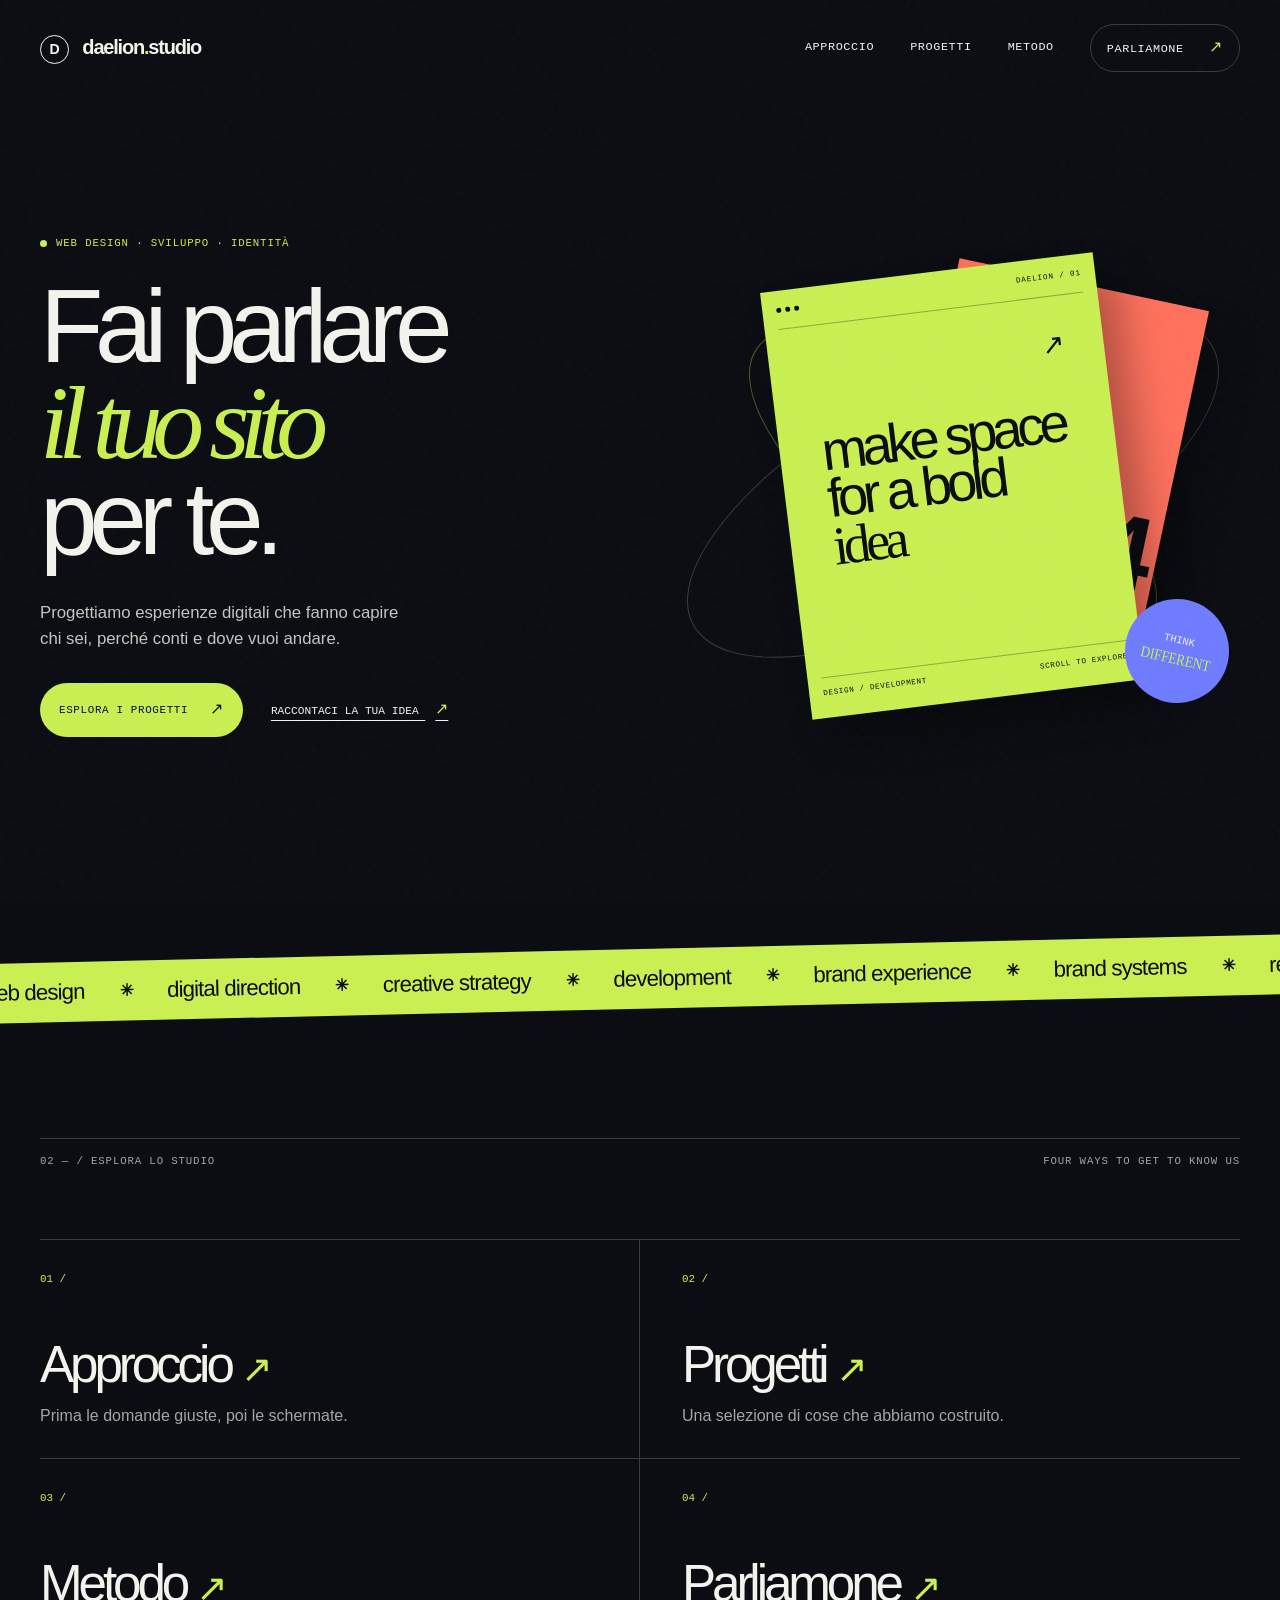
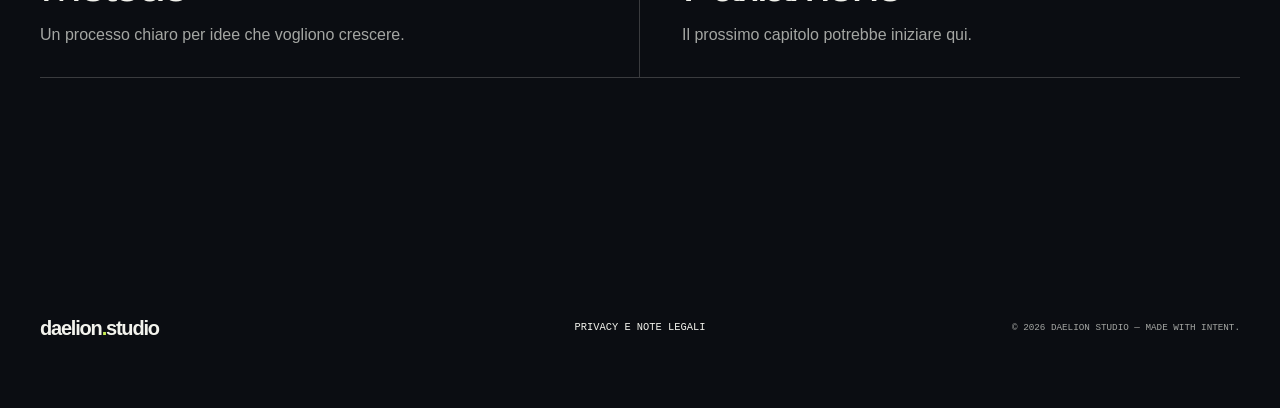
<file: index.html>
<!doctype html>
<html lang="it">
  <head>
    <meta charset="UTF-8" />
    <meta name="viewport" content="width=device-width, initial-scale=1.0" />
    <meta
      name="description"
      content="Daelion Studio progetta siti web distintivi per imprese ambiziose."
    />
    <title>Daelion Studio — Siti web con carattere</title>
    <link rel="icon" type="image/svg+xml" href="favicon.svg" />
    <link rel="stylesheet" href="styles.css" />
  </head>
  <body>
    <div class="noise" aria-hidden="true"></div>
    <header class="site-header">
      <a
        class="brand"
        href="index.html"
        aria-label="Daelion Studio, torna all'inizio"
      >
        <span class="brand-mark">D</span>
        <span>daelion<span class="brand-dot">.</span>studio</span>
      </a>
      <button class="menu-toggle" aria-label="Apri menu" aria-expanded="false">
        <span></span><span></span>
      </button>
      <nav class="main-nav" aria-label="Navigazione principale">
        <a href="approccio.html">Approccio</a>
        <a href="progetti.html">Progetti</a>
        <a href="metodo.html">Metodo</a>
        <a class="nav-cta" href="parliamone.html">
          Parliamone <span>↗</span>
        </a>
      </nav>
    </header>
    <main id="top">
      <section class="hero section-shell">
        <div class="hero-copy">
          <p class="eyebrow">
            <span class="eyebrow-dot"></span> Web design · sviluppo · identità
          </p>
          <h1>Fai parlare<br /><em>il tuo sito</em><br />per te.</h1>
          <p class="hero-intro">
            Progettiamo esperienze digitali che fanno capire chi sei, perché
            conti e dove vuoi andare.
          </p>
          <div class="hero-actions">
            <a class="button button-primary" href="progetti.html">
              Esplora i progetti <span>↗</span>
            </a>
            <a class="text-link" href="parliamone.html">
              Raccontaci la tua idea <span>↗</span>
            </a>
          </div>
        </div>
        <div
          class="hero-art"
          aria-label="Composizione astratta con anteprima di un sito web"
          role="img"
        >
          <div class="orbit orbit-one"></div>
          <div class="orbit orbit-two"></div>
          <div class="hero-card hero-card-back">
            <span>studio<br />in progress</span><b>24</b>
          </div>
          <div class="hero-card hero-card-front">
            <div class="mini-browser">
              <span></span><span></span><span></span><i>daelion / 01</i>
            </div>
            <div class="hero-card-body">
              <p>make space<br />for a bold<br /><strong>idea</strong></p>
              <span class="mini-arrow">↗</span>
            </div>
            <div class="mini-footer">
              <span>design / development</span><span>scroll to explore</span>
            </div>
          </div>
          <div class="hero-sticker"><span>think</span><b>different</b></div>
        </div>
        <div class="hero-meta">
          <!-- <span>01 — / introduction</span> -->
          <!-- <span>scroll to explore <b>↓</b></span> -->
        </div>
      </section>
      <div class="ticker" aria-label="I nostri ambiti di lavoro">
        <div class="ticker-track">
          <span>web design</span>
          <b>✳</b>
          <span>digital direction</span>
          <b>✳</b>
          <span>creative strategy</span>
          <b>✳</b>
          <span>development</span>
          <b>✳</b>
          <span>brand experience</span>
          <b>✳</b>
          <span>brand systems</span>
          <b>✳</b>
          <span>responsive experience</span>
          <b>✳</b>
          <span>web design</span>
          <b>✳</b>
          <span>digital direction</span>
          <b>✳</b>
          <span>digital craft</span>
          <b>✳</b>
          <span>creative strategy</span>
          <b>✳</b>
          <span>development</span>
          <b>✳</b>
          <span>brand experience</span>
          <b>✳</b>
        </div>
      </div>
      <section class="home-links section-shell">
        <div class="section-label">
          <span>02 — / esplora lo studio</span>
          <span>four ways to get to know us</span>
        </div>
        <div class="home-links-grid">
          <a class="home-link-card" href="approccio.html">
            <span>01 /</span>
            <h2>Approccio <em>↗</em></h2>
            <p>Prima le domande giuste, poi le schermate.</p>
          </a>
          <a class="home-link-card" href="progetti.html">
            <span>02 /</span>
            <h2>Progetti <em>↗</em></h2>
            <p>Una selezione di cose che abbiamo costruito.</p>
          </a>
          <a class="home-link-card" href="metodo.html">
            <span>03 /</span>
            <h2>Metodo <em>↗</em></h2>
            <p>Un processo chiaro per idee che vogliono crescere.</p>
          </a>
          <a class="home-link-card" href="parliamone.html">
            <span>04 /</span>
            <h2>Parliamone <em>↗</em></h2>
            <p>Il prossimo capitolo potrebbe iniziare qui.</p>
          </a>
        </div>
      </section>
    </main>
    <footer class="site-footer section-shell">
      <div class="footer-brand">
        daelion<span class="brand-dot">.</span>studio
      </div>
      <div class="footer-links">
        <a href="privacy.html" data-privacy-link>Privacy e note legali</a>
      </div>
      <p>© 2026 Daelion Studio — Made with intent.</p>
    </footer>
    <script src="script.js"></script>
  </body>
</html>
</file>
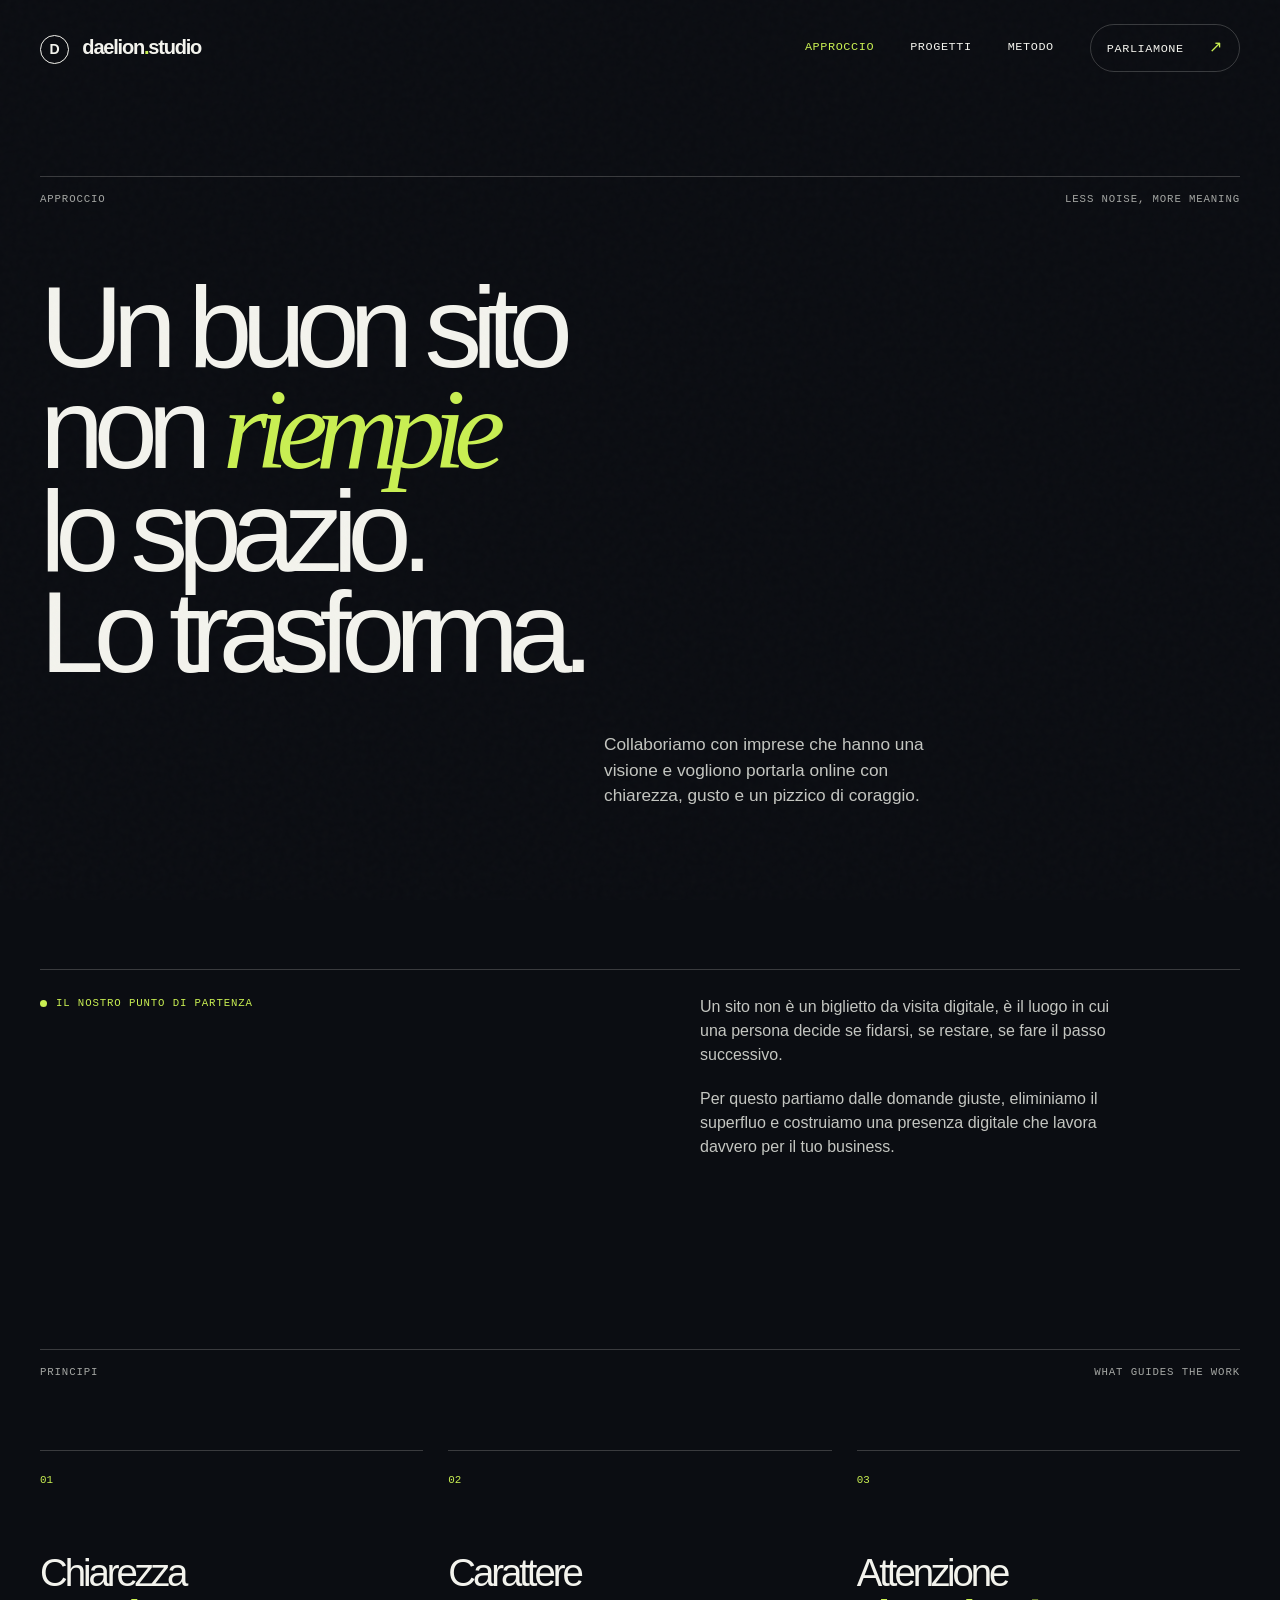
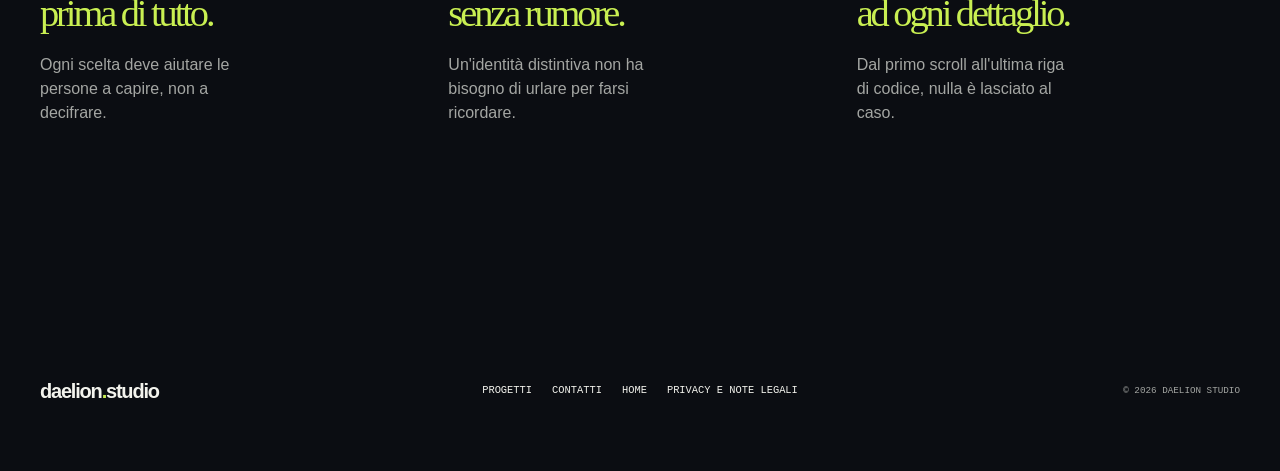
<file: approccio.html>
<!doctype html>
<html lang="it">
  <head>
    <meta charset="UTF-8" />
    <meta name="viewport" content="width=device-width, initial-scale=1.0" />
    <meta name="description" content="L'approccio di Daelion Studio." />
    <title>Approccio — Daelion Studio</title>
    <link rel="icon" href="favicon.svg" />
    <link rel="stylesheet" href="styles.css" />
  </head>
  <body>
    <div class="noise" aria-hidden="true"></div>
    <header class="site-header">
      <a class="brand" href="index.html" aria-label="Daelion Studio">
        <span class="brand-mark">D</span>
        <span>daelion<span class="brand-dot">.</span>studio</span>
      </a>
      <button class="menu-toggle" aria-label="Apri menu" aria-expanded="false">
        <span></span><span></span>
      </button>
      <nav class="main-nav">
        <a class="active-link" href="approccio.html">Approccio</a>
        <a href="progetti.html">Progetti</a>
        <a href="metodo.html">Metodo</a>
        <a class="nav-cta" href="parliamone.html">
          Parliamone <span>↗</span>
        </a>
      </nav>
    </header>
    <main class="inner-page">
      <section class="page-hero section-shell">
        <div class="section-label">
          Approccio</span><span>less noise, more meaning</span>
        </div>
        <h1>
          Un buon sito<br />non <em>riempie</em><br />lo spazio.<br />Lo
          trasforma.
        </h1>
        <p class="page-lead">
          Collaboriamo con imprese che hanno una visione e vogliono portarla
          online con chiarezza, gusto e un pizzico di coraggio.
        </p>
      </section>
      <section class="split-content section-shell">
        <div>
          <p class="eyebrow">
            <span class="eyebrow-dot"></span> Il nostro punto di partenza
          </p>
        </div>
        <div>
          <p>
            Un sito non è un biglietto da visita digitale, è il luogo in cui una
            persona decide se fidarsi, se restare, se fare il passo successivo.
          </p>
          <p>
            Per questo partiamo dalle domande giuste, eliminiamo il superfluo e
            costruiamo una presenza digitale che lavora davvero per il tuo
            business.
          </p>
        </div>
      </section>
      <section class="principles section-shell">
        <div class="section-label">
          Principi<span>what guides the work</span>
        </div>
        <div class="principles-grid">
          <article>
            <span>01</span>
            <h2>Chiarezza<br /><em>prima di tutto.</em></h2>
            <p>
              Ogni scelta deve aiutare le persone a capire, non a decifrare.
            </p>
          </article>
          <article>
            <span>02</span>
            <h2>Carattere<br /><em>senza rumore.</em></h2>
            <p>
              Un'identità distintiva non ha bisogno di urlare per farsi
              ricordare.
            </p>
          </article>
          <article>
            <span>03</span>
            <h2>Attenzione<br /><em>ad ogni dettaglio.</em></h2>
            <p>
              Dal primo scroll all'ultima riga di codice, nulla è lasciato al
              caso.
            </p>
          </article>
        </div>
      </section>
    </main>
    <footer class="site-footer section-shell">
      <div class="footer-brand">
        daelion<span class="brand-dot">.</span>studio
      </div>
      <div class="footer-links">
        <a href="progetti.html">Progetti</a>
        <a href="parliamone.html">Contatti</a>
        <a href="index.html">Home</a>
      </div>
      <p>© 2026 Daelion Studio</p>
    </footer>
    <script src="script.js"></script>
  </body>
</html>
</file>
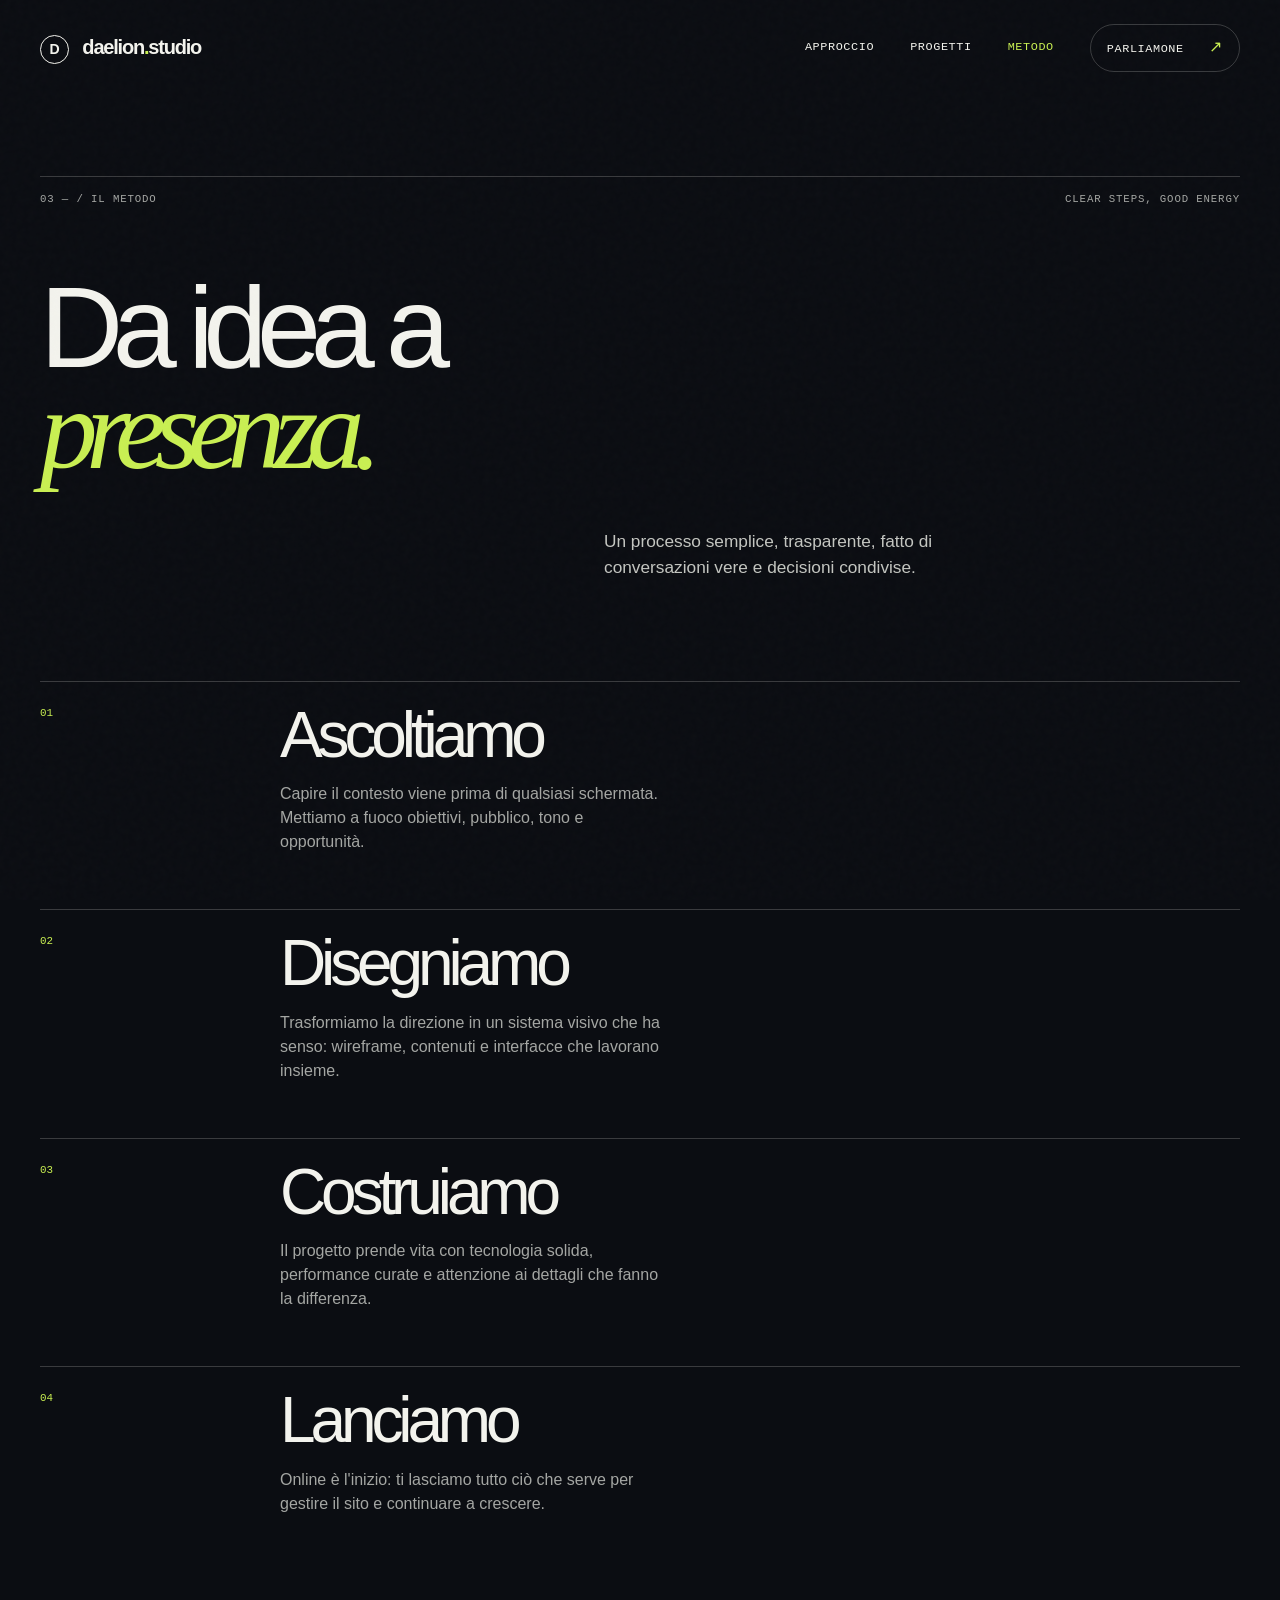
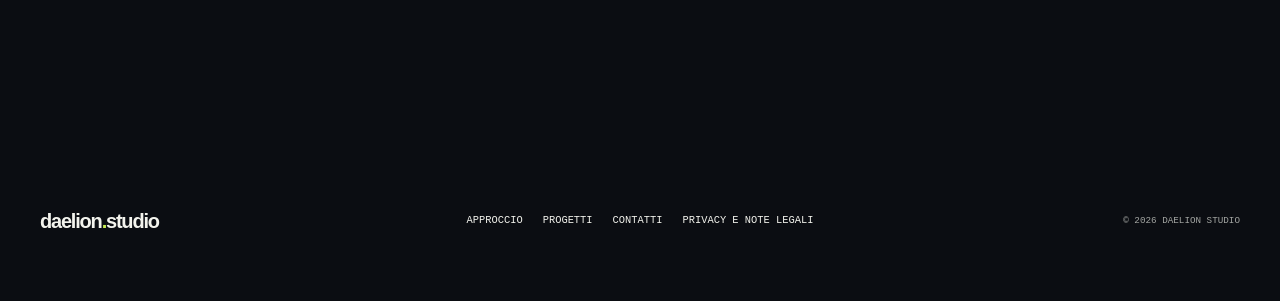
<file: metodo.html>
<!doctype html>
<html lang="it">
  <head>
    <meta charset="UTF-8" />
    <meta name="viewport" content="width=device-width, initial-scale=1.0" />
    <meta name="description" content="Il metodo di lavoro di Daelion Studio." />
    <title>Metodo — Daelion Studio</title>
    <link rel="icon" href="favicon.svg" />
    <link rel="stylesheet" href="styles.css" />
  </head>
  <body>
    <div class="noise" aria-hidden="true"></div>
    <header class="site-header">
      <a class="brand" href="index.html">
        <span class="brand-mark">D</span>
        <span>daelion<span class="brand-dot">.</span>studio</span>
      </a>
      <button class="menu-toggle" aria-label="Apri menu" aria-expanded="false">
        <span></span><span></span>
      </button>
      <nav class="main-nav">
        <a href="approccio.html">Approccio</a>
        <a href="progetti.html">Progetti</a>
        <a class="active-link" href="metodo.html">Metodo</a>
        <a class="nav-cta" href="parliamone.html">
          Parliamone <span>↗</span>
        </a>
      </nav>
    </header>
    <main class="inner-page">
      <section class="page-hero compact section-shell">
        <div class="section-label">
          <span>03 — / il metodo</span><span>clear steps, good energy</span>
        </div>
        <h1>Da idea a<br /><em>presenza.</em></h1>
        <p class="page-lead">
          Un processo semplice, trasparente, fatto di conversazioni vere e
          decisioni condivise.
        </p>
      </section>
      <section class="process-detail section-shell">
        <div class="step-detail">
          <span>01</span>
          <div>
            <h2>Ascoltiamo</h2>
            <p>
              Capire il contesto viene prima di qualsiasi schermata. Mettiamo a
              fuoco obiettivi, pubblico, tono e opportunità.
            </p>
          </div>
        </div>
        <div class="step-detail">
          <span>02</span>
          <div>
            <h2>Disegniamo</h2>
            <p>
              Trasformiamo la direzione in un sistema visivo che ha senso:
              wireframe, contenuti e interfacce che lavorano insieme.
            </p>
          </div>
        </div>
        <div class="step-detail">
          <span>03</span>
          <div>
            <h2>Costruiamo</h2>
            <p>
              Il progetto prende vita con tecnologia solida, performance curate
              e attenzione ai dettagli che fanno la differenza.
            </p>
          </div>
        </div>
        <div class="step-detail">
          <span>04</span>
          <div>
            <h2>Lanciamo</h2>
            <p>
              Online è l'inizio: ti lasciamo tutto ciò che serve per gestire il
              sito e continuare a crescere.
            </p>
          </div>
        </div>
      </section>
    </main>
    <footer class="site-footer section-shell">
      <div class="footer-brand">
        daelion<span class="brand-dot">.</span>studio
      </div>
      <div class="footer-links">
        <a href="approccio.html">Approccio</a>
        <a href="progetti.html">Progetti</a>
        <a href="parliamone.html">Contatti</a>
      </div>
      <p>© 2026 Daelion Studio</p>
    </footer>
    <script src="script.js"></script>
  </body>
</html>
</file>
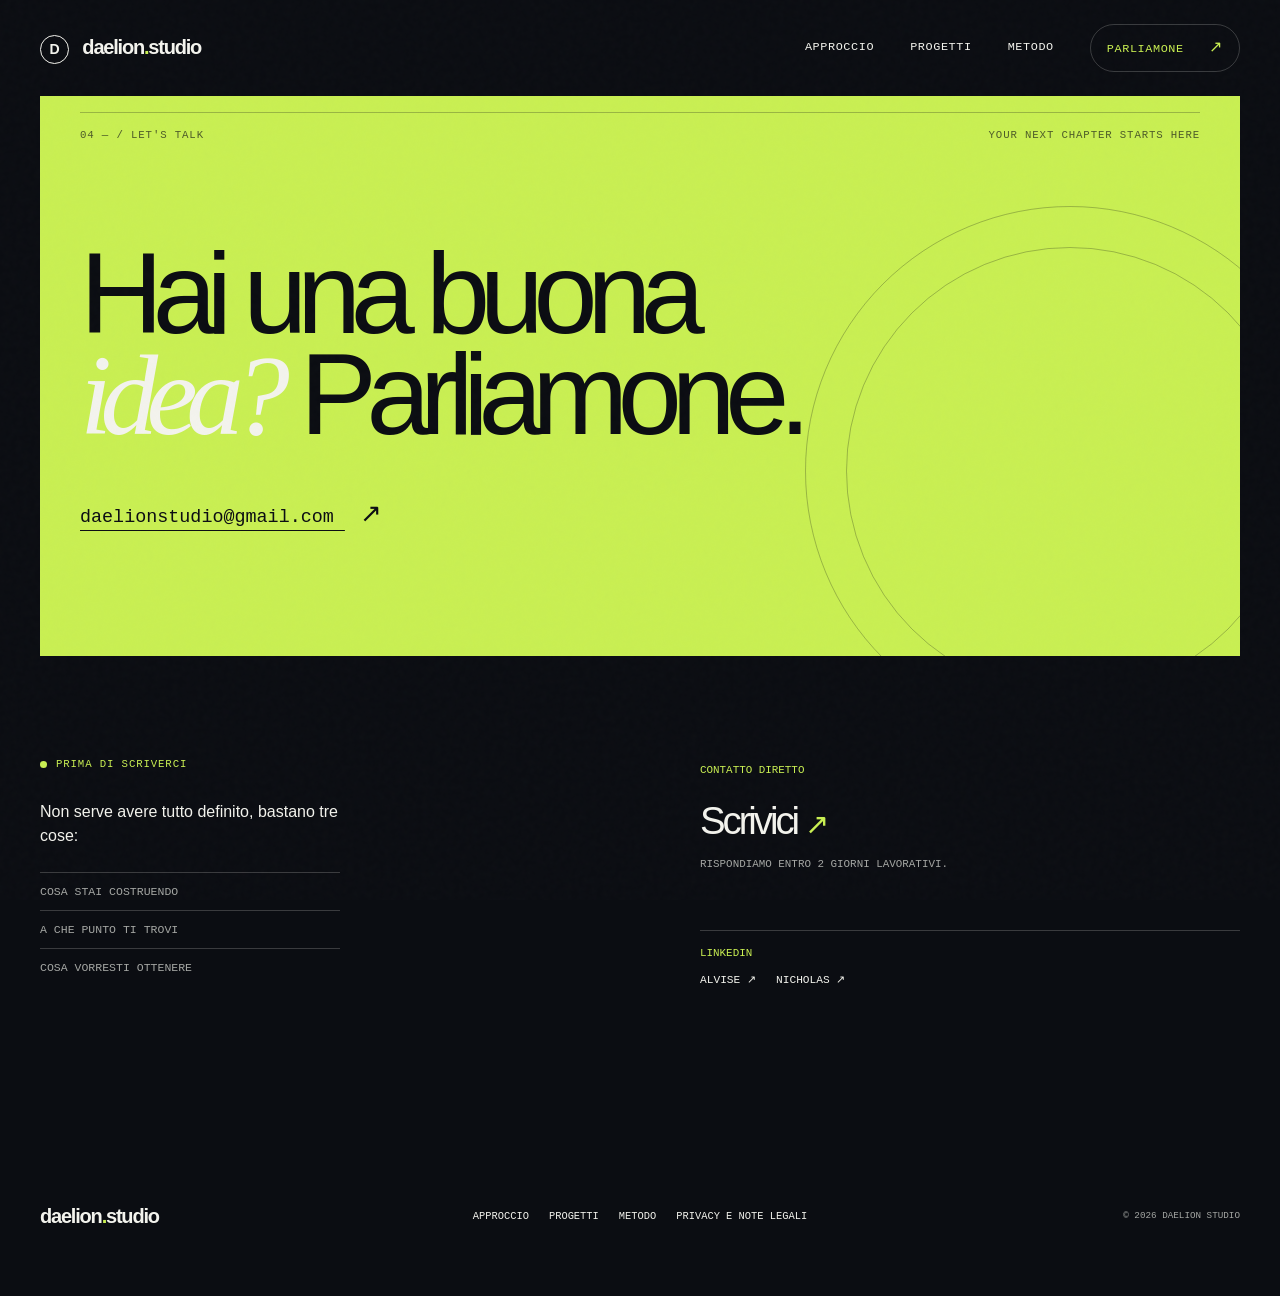
<file: parliamone.html>
<!doctype html>
<html lang="it">
  <head>
    <meta charset="UTF-8" />
    <meta name="viewport" content="width=device-width, initial-scale=1.0" />
    <meta
      name="description"
      content="Contatta Daelion Studio per il tuo prossimo progetto web."
    />
    <title>Parliamone — Daelion Studio</title>
    <link rel="icon" href="favicon.svg" />
    <link rel="stylesheet" href="styles.css" />
  </head>
  <body>
    <div class="noise" aria-hidden="true"></div>
    <header class="site-header">
      <a class="brand" href="index.html">
        <span class="brand-mark">D</span>
        <span>daelion<span class="brand-dot">.</span>studio</span>
      </a>
      <button class="menu-toggle" aria-label="Apri menu" aria-expanded="false">
        <span></span><span></span>
      </button>
      <nav class="main-nav">
        <a href="approccio.html">Approccio</a>
        <a href="progetti.html">Progetti</a>
        <a href="metodo.html">Metodo</a>
        <a class="nav-cta active-link" href="parliamone.html">
          Parliamone <span>↗</span>
        </a>
      </nav>
    </header>
    <main class="inner-page contact-page">
      <section class="contact section-shell">
        <div class="contact-shape"></div>
        <div class="section-label">
          <span>04 — / let's talk</span>
          <span>your next chapter starts here</span>
        </div>
        <div class="contact-content">
          <h1>Hai una buona<br /><em>idea?</em> Parliamone.</h1>
          <a class="contact-email" href="mailto:daelionstudio@gmail.com">
            daelionstudio@gmail.com <span>↗</span>
          </a>
        </div>
      </section>
      <section class="contact-extra section-shell">
        <div>
          <p class="eyebrow">
            <span class="eyebrow-dot"></span> Prima di scriverci
          </p>
          <p>Non serve avere tutto definito, bastano tre cose:</p>
          <ul class="contact-brief">
            <li>Cosa stai costruendo</li>
            <li>A che punto ti trovi</li>
            <li>Cosa vorresti ottenere</li>
          </ul>
        </div>
        <div>
          <span class="contact-label">Contatto diretto</span>
          <a class="big-link" href="mailto:daelionstudio@gmail.com">
            Scrivici <span>↗</span>
          </a>
          <p class="contact-note">Rispondiamo entro 2 giorni lavorativi.</p>
          <div class="contact-socials">
            <span class="contact-label">LinkedIn</span>
            <a href="https://www.linkedin.com/in/alvise-garberino" target="_blank" rel="noopener noreferrer">Alvise ↗</a>
            <a href="https://www.linkedin.com/in/nicholas-darisi-b0581b3ab" target="_blank" rel="noopener noreferrer">Nicholas ↗</a>
          </div>
        </div>
      </section>
    </main>
    <footer class="site-footer section-shell">
      <div class="footer-brand">
        daelion<span class="brand-dot">.</span>studio
      </div>
      <div class="footer-links">
        <a href="approccio.html">Approccio</a>
        <a href="progetti.html">Progetti</a>
        <a href="metodo.html">Metodo</a>
      </div>
      <p>© 2026 Daelion Studio</p>
    </footer>
    <script src="script.js"></script>
  </body>
</html>
</file>
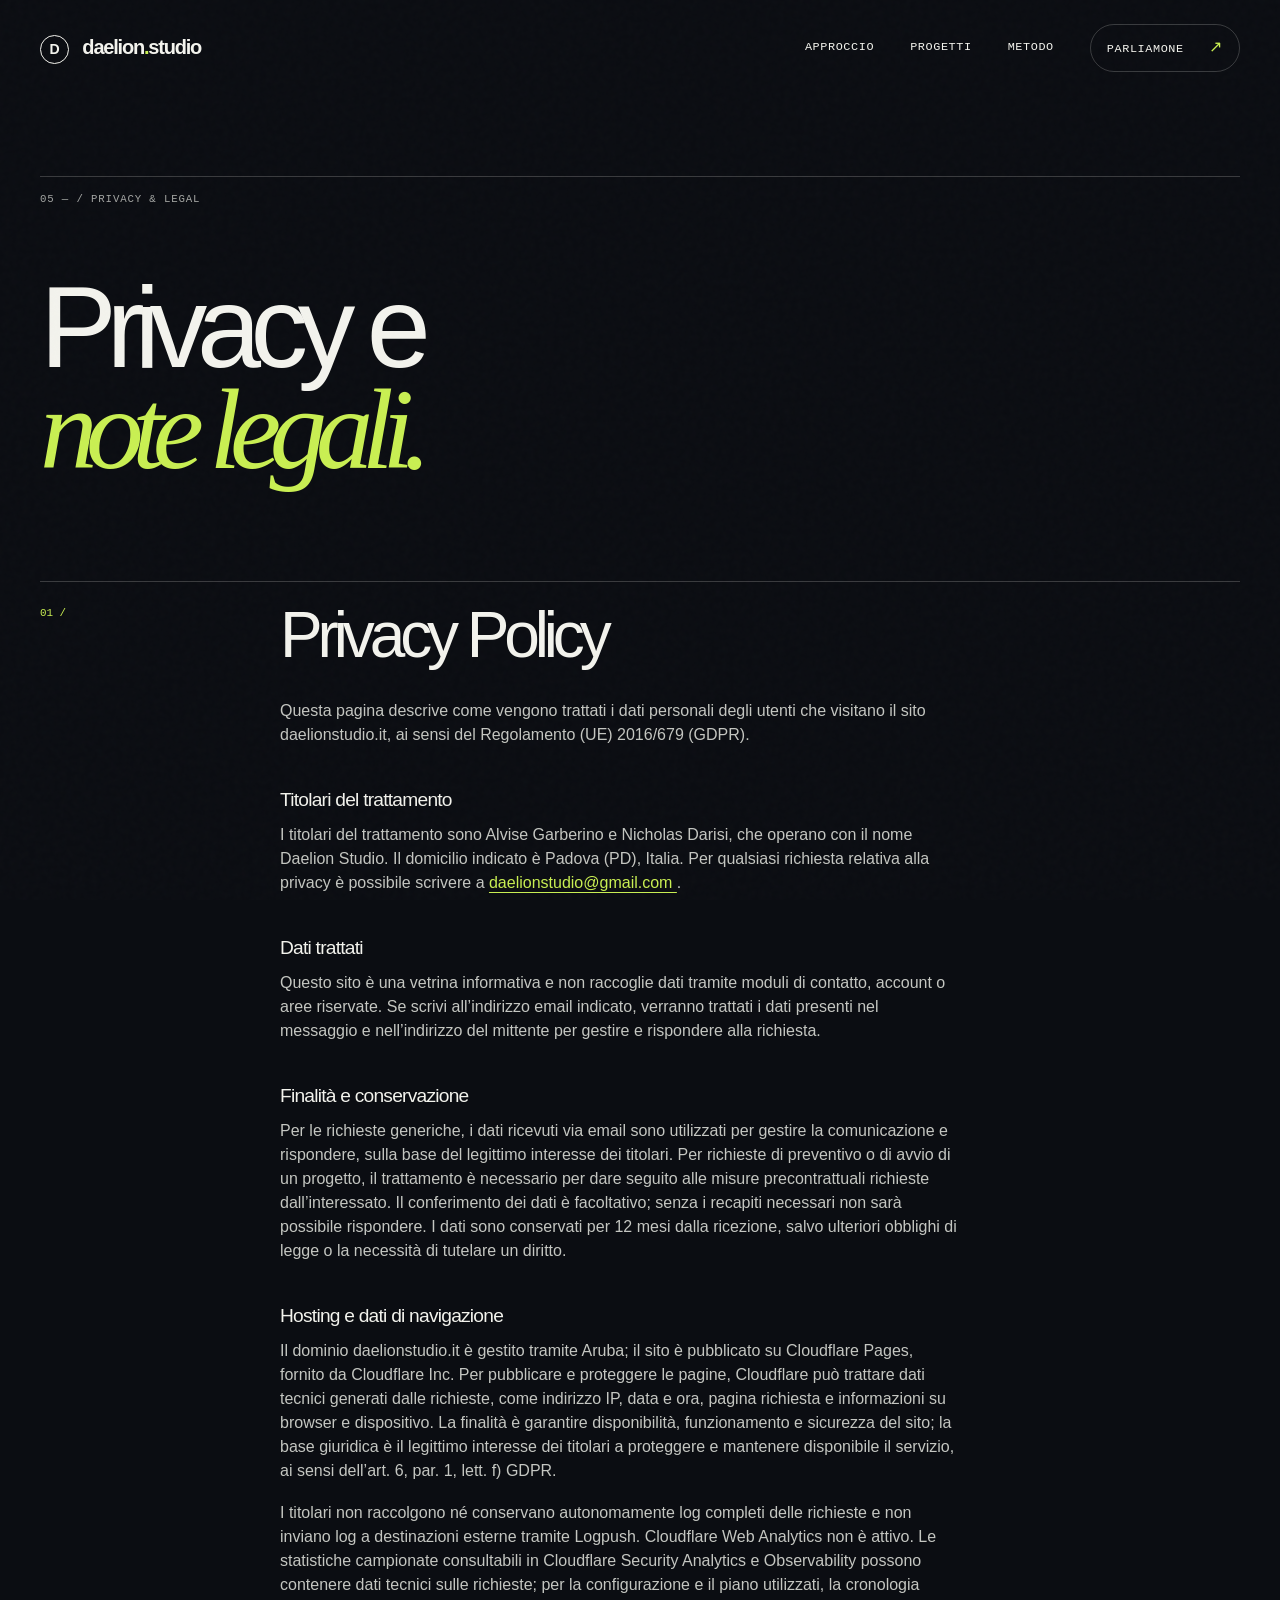
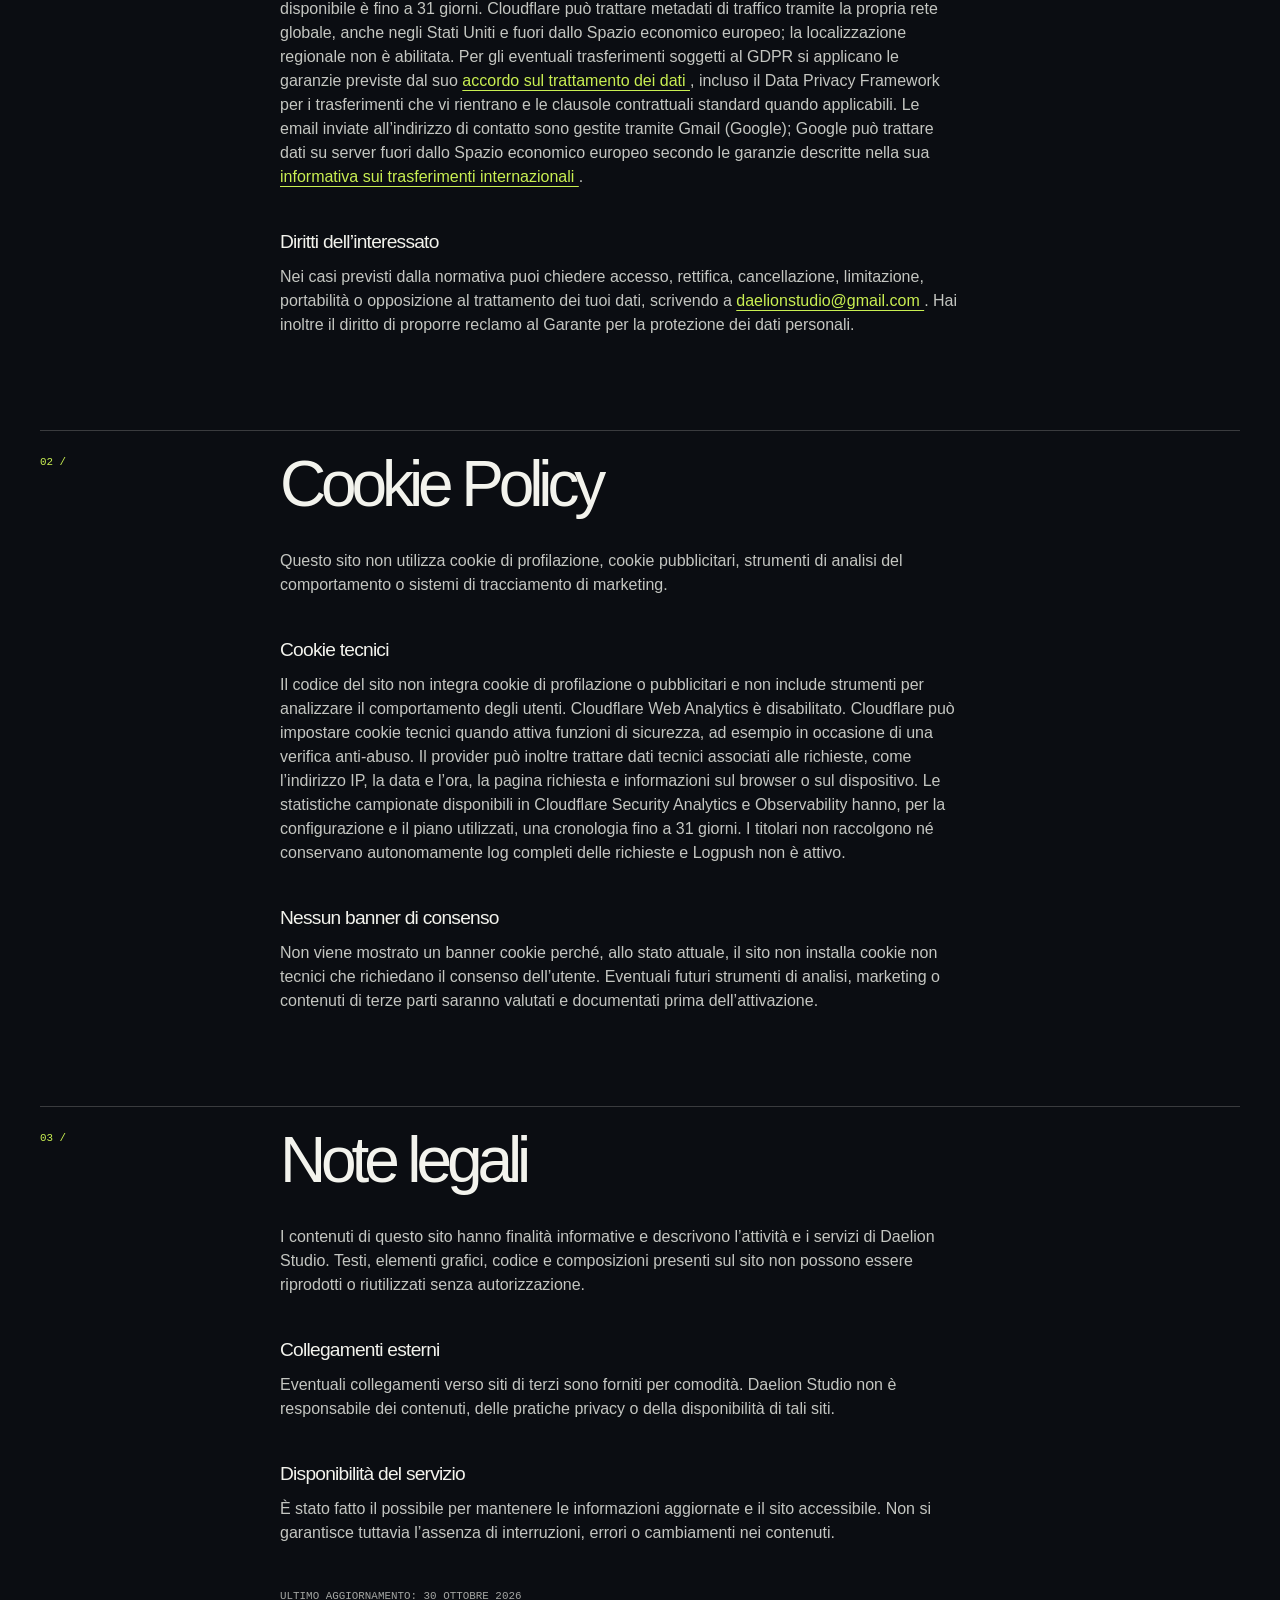
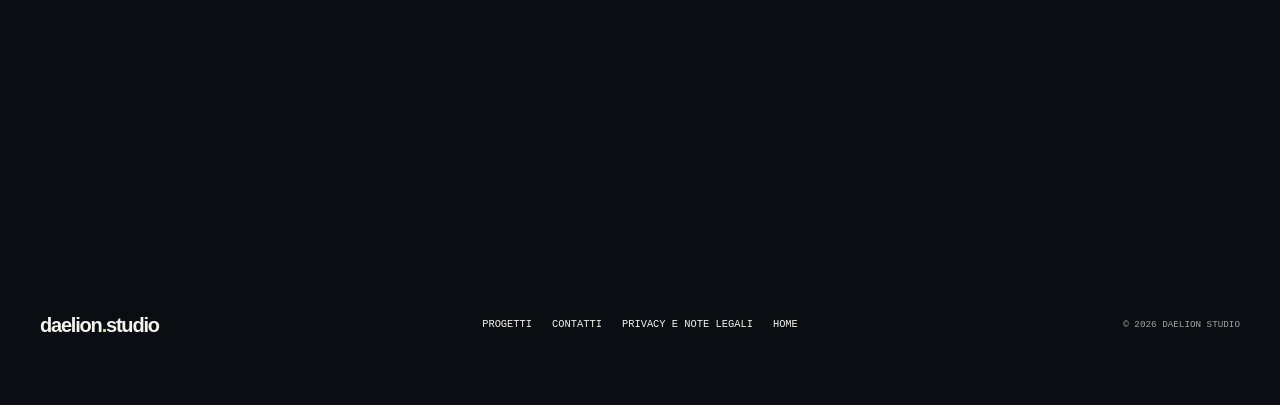
<file: privacy.html>
<!doctype html>
<html lang="it">
  <head>
    <meta charset="UTF-8" />
    <meta name="viewport" content="width=device-width, initial-scale=1.0" />
    <meta
      name="description"
      content="Privacy Policy, Cookie Policy e Note legali di Daelion Studio."
    />
    <title>Privacy e note legali — Daelion Studio</title>
    <link rel="icon" type="image/svg+xml" href="favicon.svg" />
    <link rel="stylesheet" href="styles.css" />
  </head>
  <body>
    <div class="noise" aria-hidden="true"></div>
    <header class="site-header">
      <a class="brand" href="index.html" aria-label="Daelion Studio">
        <span class="brand-mark">D</span>
        <span>daelion<span class="brand-dot">.</span>studio</span>
      </a>
      <button class="menu-toggle" aria-label="Apri menu" aria-expanded="false">
        <span></span><span></span>
      </button>
      <nav class="main-nav" aria-label="Navigazione principale">
        <a href="approccio.html">Approccio</a>
        <a href="progetti.html">Progetti</a>
        <a href="metodo.html">Metodo</a>
        <a class="nav-cta" href="parliamone.html">
          Parliamone <span>↗</span>
        </a>
      </nav>
    </header>
    <main class="inner-page legal-page">
      <section class="page-hero compact section-shell">
        <div class="section-label">
          <span>05 — / privacy & legal</span>
          <!-- <span>clear information, no fine print</span> -->
        </div>
        <h1>Privacy e<br /><em>note legali.</em></h1>
        <!--
        <p class="page-lead">
          Le informazioni essenziali su questo sito, raccolte in modo semplice e
          trasparente.
        </p>
        -->
      </section>
      <div class="legal-content section-shell">
        <section class="legal-section" id="privacy-policy">
          <div class="legal-index">01 /</div>
          <div>
            <h2>Privacy Policy</h2>
            <p>
              Questa pagina descrive come vengono trattati i dati personali
              degli utenti che visitano il sito daelionstudio.it, ai sensi del
              Regolamento (UE) 2016/679 (GDPR).
            </p>
            <h3>Titolari del trattamento</h3>
            <p>
              I titolari del trattamento sono Alvise Garberino e Nicholas
              Darisi, che operano con il nome Daelion Studio. Il domicilio
              indicato è Padova (PD), Italia. Per qualsiasi richiesta relativa
              alla privacy è possibile scrivere a
              <a href="mailto:daelionstudio@gmail.com">
                daelionstudio@gmail.com
              </a>
              .
            </p>
            <h3>Dati trattati</h3>
            <p>
              Questo sito è una vetrina informativa e non raccoglie dati tramite
              moduli di contatto, account o aree riservate. Se scrivi
              all’indirizzo email indicato, verranno trattati i dati presenti
              nel messaggio e nell’indirizzo del mittente per gestire e
              rispondere alla richiesta.
            </p>
            <h3>Finalità e conservazione</h3>
            <p>
              Per le richieste generiche, i dati ricevuti via email sono
              utilizzati per gestire la comunicazione e rispondere, sulla base
              del legittimo interesse dei titolari. Per richieste di preventivo
              o di avvio di un progetto, il trattamento è necessario per dare
              seguito alle misure precontrattuali richieste dall’interessato.
              Il conferimento dei dati è facoltativo; senza i recapiti
              necessari non sarà possibile rispondere. I dati sono conservati
              per 12 mesi dalla ricezione, salvo ulteriori obblighi di legge o
              la necessità di tutelare un diritto.
            </p>
            <h3>Hosting e dati di navigazione</h3>
            <p>
              Il dominio daelionstudio.it è gestito tramite Aruba; il sito è
              pubblicato su Cloudflare Pages, fornito da Cloudflare Inc. Per
              pubblicare e proteggere le pagine, Cloudflare può trattare dati
              tecnici generati dalle richieste, come indirizzo IP, data e ora,
              pagina richiesta e informazioni su browser e dispositivo. La
              finalità è garantire disponibilità, funzionamento e sicurezza
              del sito; la base giuridica è il legittimo interesse dei titolari
              a proteggere e mantenere disponibile il servizio, ai sensi
              dell’art. 6, par. 1, lett. f) GDPR.
            </p>
            <p>
              I titolari non raccolgono né conservano autonomamente log
              completi delle richieste e non inviano log a destinazioni esterne
              tramite Logpush. Cloudflare Web Analytics non è attivo. Le
              statistiche campionate consultabili in Cloudflare Security
              Analytics e Observability possono contenere dati tecnici sulle
              richieste; per la configurazione e il piano utilizzati, la
              cronologia disponibile è fino a 31 giorni. Cloudflare può
              trattare metadati di traffico tramite la propria rete globale,
              anche negli Stati Uniti e fuori dallo Spazio economico europeo;
              la localizzazione regionale non è abilitata. Per gli eventuali
              trasferimenti soggetti al GDPR si applicano le garanzie previste
              dal suo
              <a href="https://www.cloudflare.com/cloudflare-customer-dpa/" target="_blank" rel="noopener noreferrer">
                accordo sul trattamento dei dati
              </a>
              , incluso il Data Privacy Framework per i trasferimenti che vi
              rientrano e le clausole contrattuali standard quando applicabili.
              Le email inviate all’indirizzo di contatto sono gestite tramite
              Gmail (Google); Google può trattare dati su server fuori dallo
              Spazio economico europeo secondo le garanzie descritte nella sua
              <a href="https://policies.google.com/privacy/frameworks?hl=it" target="_blank" rel="noopener noreferrer">
                informativa sui trasferimenti internazionali
              </a>.
            </p>
            <h3>Diritti dell’interessato</h3>
            <p>
              Nei casi previsti dalla normativa puoi chiedere accesso,
              rettifica, cancellazione, limitazione, portabilità o opposizione
              al trattamento dei tuoi dati, scrivendo a
              <a href="mailto:daelionstudio@gmail.com">
                daelionstudio@gmail.com </a
              >. Hai inoltre il diritto di proporre reclamo al Garante per la
              protezione dei dati personali.
            </p>
          </div>
        </section>
        <section class="legal-section" id="cookie-policy">
          <div class="legal-index">02 /</div>
          <div>
            <h2>Cookie Policy</h2>
            <p>
              Questo sito non utilizza cookie di profilazione, cookie
              pubblicitari, strumenti di analisi del comportamento o sistemi di
              tracciamento di marketing.
            </p>
            <h3>Cookie tecnici</h3>
            <p>
              Il codice del sito non integra cookie di profilazione o
              pubblicitari e non include strumenti per analizzare il
              comportamento degli utenti. Cloudflare Web Analytics è
              disabilitato. Cloudflare può impostare cookie tecnici quando
              attiva funzioni di sicurezza, ad esempio in occasione di una
              verifica anti-abuso. Il provider può inoltre trattare dati
              tecnici associati alle richieste, come l’indirizzo IP, la data e
              l’ora, la pagina richiesta e informazioni sul browser o sul
              dispositivo. Le statistiche campionate disponibili in
              Cloudflare Security Analytics e Observability hanno, per la
              configurazione e il piano utilizzati, una cronologia fino a 31
              giorni. I titolari non raccolgono né conservano autonomamente
              log completi delle richieste e Logpush non è attivo.
            </p>
            <h3>Nessun banner di consenso</h3>
            <p>
              Non viene mostrato un banner cookie perché, allo stato attuale, il
              sito non installa cookie non tecnici che richiedano il consenso
              dell’utente. Eventuali futuri strumenti di analisi, marketing o
              contenuti di terze parti saranno valutati e documentati prima
              dell’attivazione.
            </p>
          </div>
        </section>
        <section class="legal-section" id="note-legali">
          <div class="legal-index">03 /</div>
          <div>
            <h2>Note legali</h2>
            <p>
              I contenuti di questo sito hanno finalità informative e descrivono
              l’attività e i servizi di Daelion Studio. Testi, elementi grafici,
              codice e composizioni presenti sul sito non possono essere
              riprodotti o riutilizzati senza autorizzazione.
            </p>
            <h3>Collegamenti esterni</h3>
            <p>
              Eventuali collegamenti verso siti di terzi sono forniti per
              comodità. Daelion Studio non è responsabile dei contenuti, delle
              pratiche privacy o della disponibilità di tali siti.
            </p>
            <h3>Disponibilità del servizio</h3>
            <p>
              È stato fatto il possibile per mantenere le informazioni
              aggiornate e il sito accessibile. Non si garantisce tuttavia
              l’assenza di interruzioni, errori o cambiamenti nei contenuti.
            </p>
            <p class="legal-update">Ultimo aggiornamento: 30 ottobre 2026</p>
          </div>
        </section>
      </div>
    </main>
    <footer class="site-footer section-shell">
      <div class="footer-brand">
        daelion<span class="brand-dot">.</span>studio
      </div>
      <div class="footer-links">
        <a href="progetti.html">Progetti</a>
        <a href="parliamone.html">Contatti</a>
        <a href="privacy.html" data-privacy-link>Privacy e note legali</a>
        <a href="index.html">Home</a>
      </div>
      <p>© 2026 Daelion Studio</p>
    </footer>
    <script src="script.js"></script>
  </body>
</html>
</file>
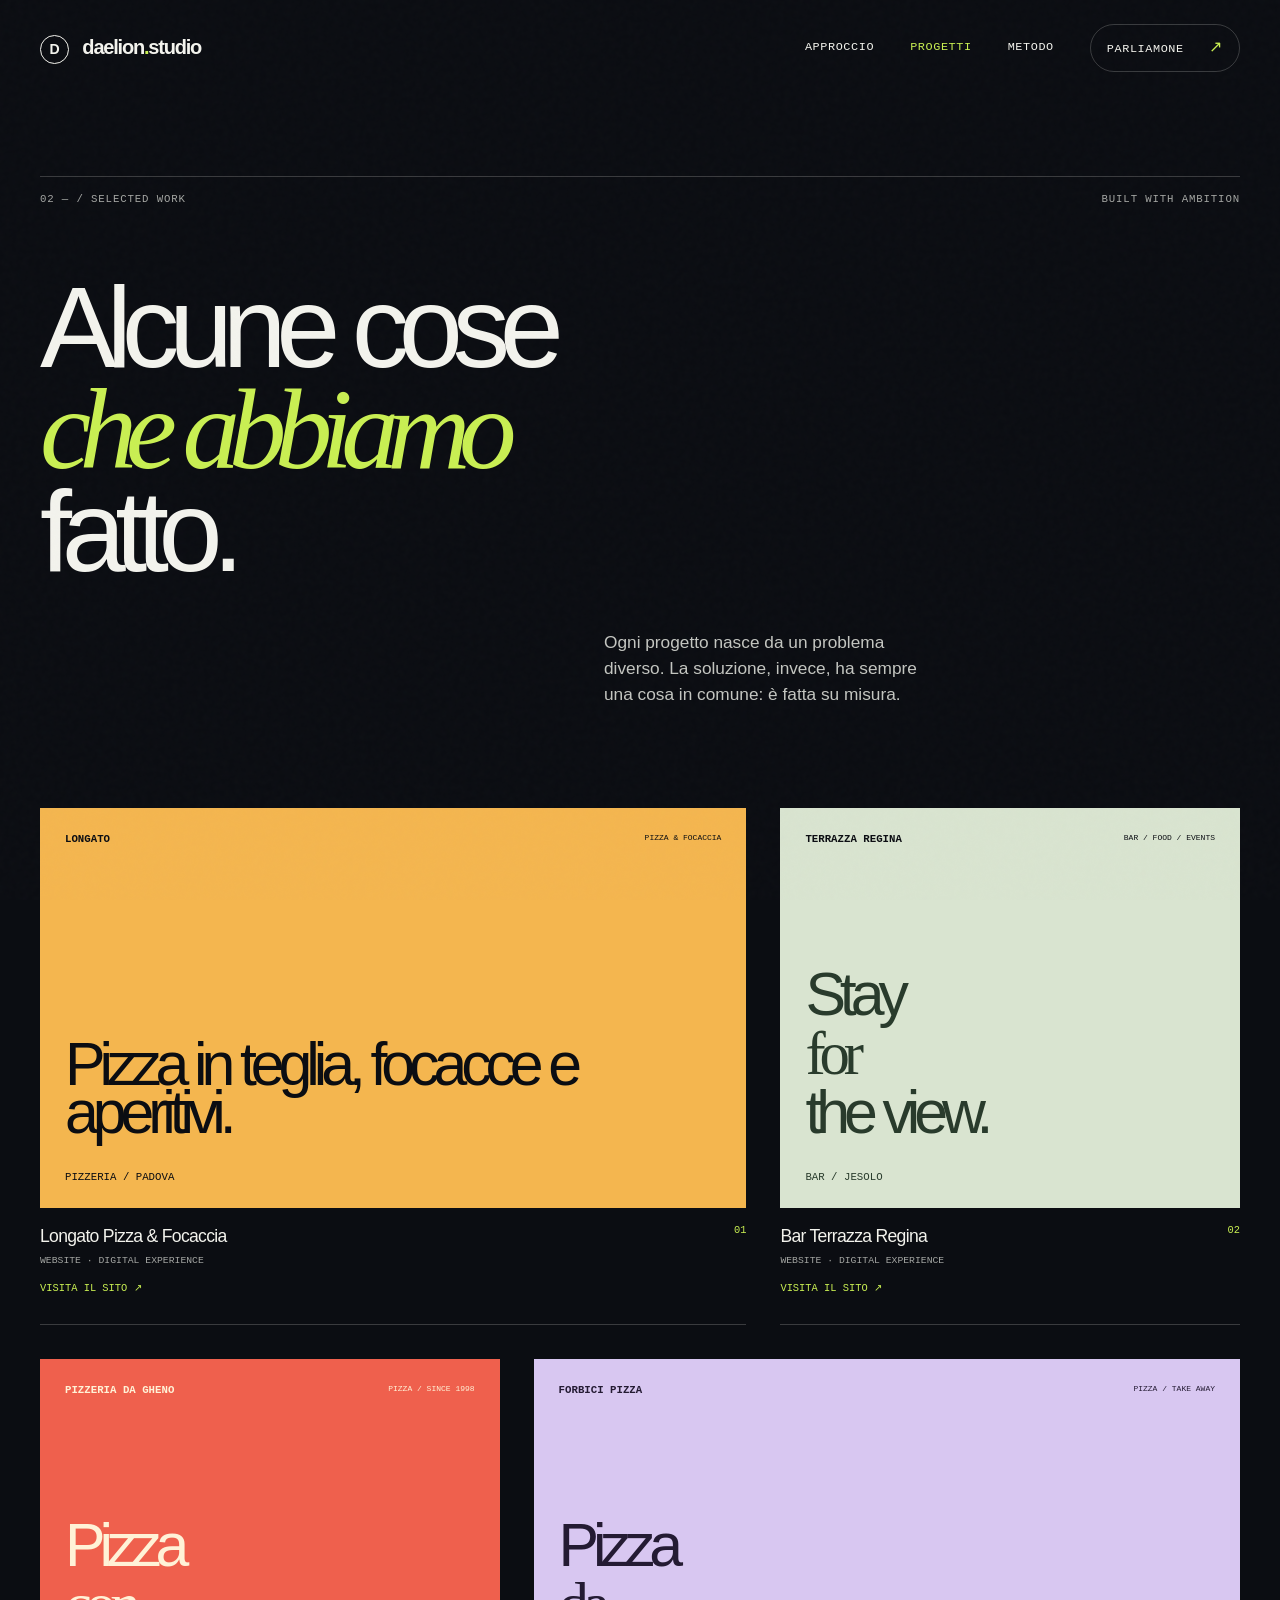
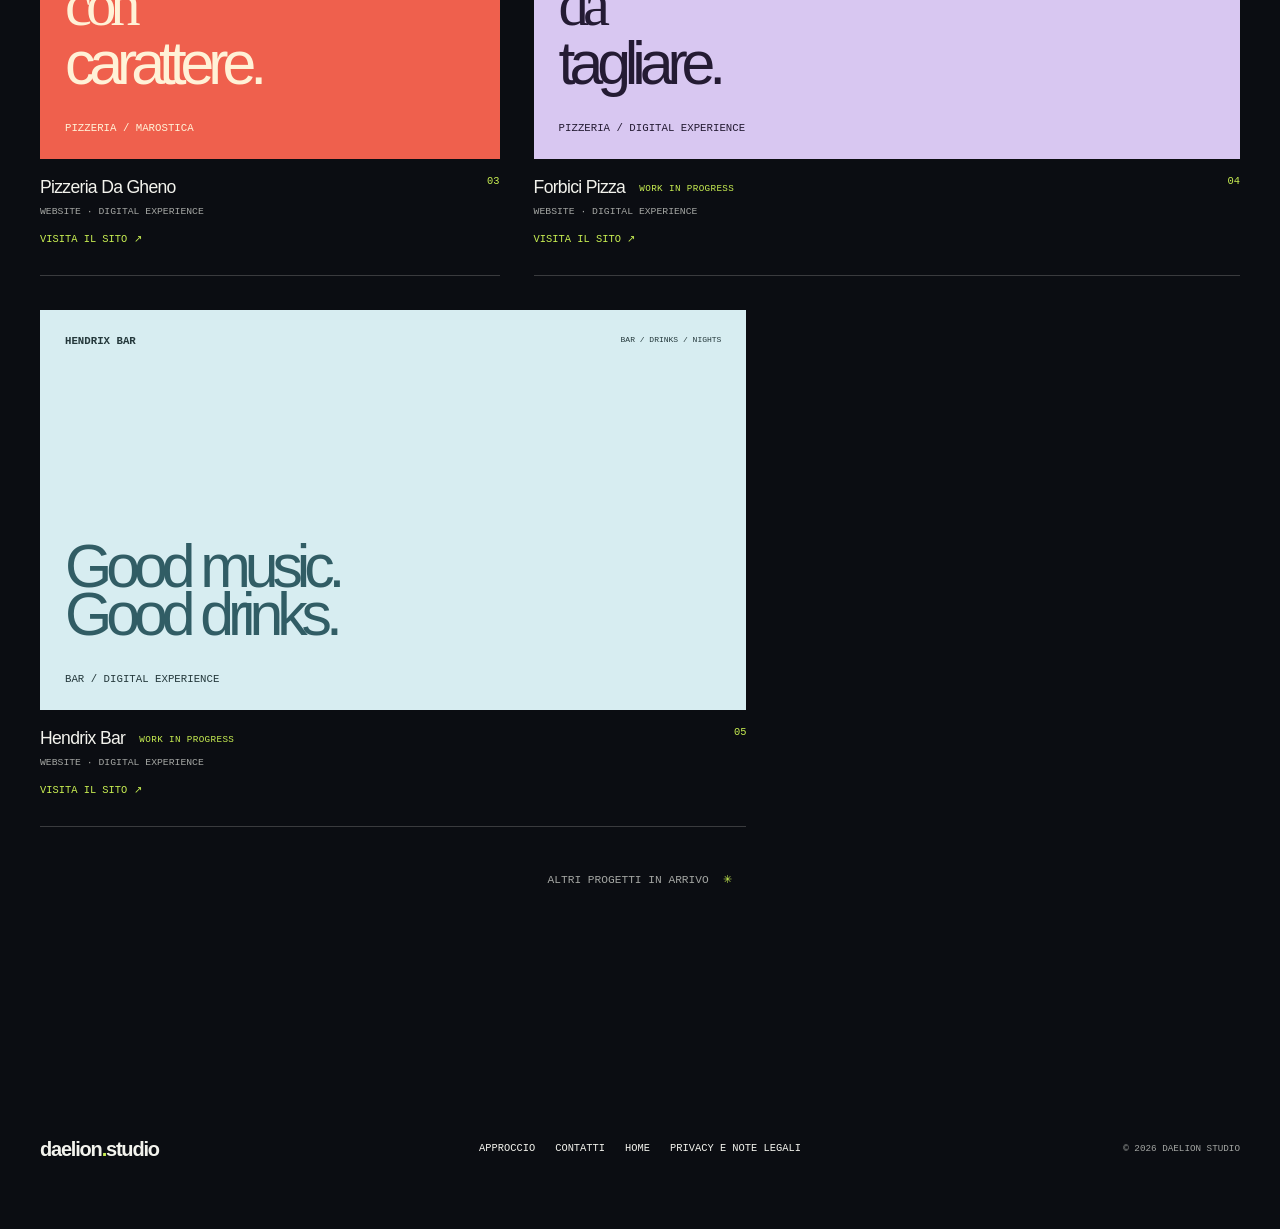
<file: progetti.html>
<!doctype html>
<html lang="it">
  <head>
    <meta charset="UTF-8" />
    <meta name="viewport" content="width=device-width, initial-scale=1.0" />
    <meta
      name="description"
      content="Portfolio e progetti di Daelion Studio."
    />
    <title>Progetti — Daelion Studio</title>
    <link rel="icon" href="favicon.svg" />
    <link rel="stylesheet" href="styles.css" />
  </head>
  <body>
    <div class="noise" aria-hidden="true"></div>
    <header class="site-header">
      <a class="brand" href="index.html">
        <span class="brand-mark">D</span>
        <span>daelion<span class="brand-dot">.</span>studio</span>
      </a>
      <button class="menu-toggle" aria-label="Apri menu" aria-expanded="false">
        <span></span><span></span>
      </button>
      <nav class="main-nav">
        <a href="approccio.html">Approccio</a>
        <a class="active-link" href="progetti.html">Progetti</a>
        <a href="metodo.html">Metodo</a>
        <a class="nav-cta" href="parliamone.html">
          Parliamone <span>↗</span>
        </a>
      </nav>
    </header>
    <main class="inner-page">
      <section class="page-hero compact section-shell">
        <div class="section-label">
          <span>02 — / selected work</span><span>built with ambition</span>
        </div>
        <h1>Alcune cose<br /><em>che abbiamo</em><br />fatto.</h1>
        <p class="page-lead">
          Ogni progetto nasce da un problema diverso. La soluzione, invece, ha
          sempre una cosa in comune: è fatta su misura.
        </p>
      </section>
      <section class="work section-shell">
        <div class="portfolio-grid">
          <article class="project-card">
            <div class="project-preview preview-longato">
              <div class="longato-top">
                <b>LONGATO</b><span>pizza & focaccia</span>
              </div>
              <div class="longato-title">
                Pizza in teglia, focacce e aperitivi.
              </div>
              <div class="longato-bottom">Pizzeria / Padova</div>
            </div>
            <div class="project-info">
              <div>
                <h3>
                  Longato Pizza &amp; Focaccia
                </h3>
                <p>Website · Digital experience</p>
                <a class="project-external" href="https://longatopizza.it" target="_blank" rel="noopener noreferrer">Visita il sito ↗</a>
              </div>
              <span>01</span>
            </div>
          </article>
          <article class="project-card">
            <div class="project-preview preview-terrazza">
              <div class="terrazza-top">
                <b>TERRAZZA REGINA</b><span>bar / food / events</span>
              </div>
              <div class="terrazza-title">
                Stay<br /><i>for</i><br />the view.
              </div>
              <div class="terrazza-bottom">Bar / Jesolo</div>
            </div>
            <div class="project-info">
              <div>
                <h3>Bar Terrazza Regina</h3>
                <p>Website · Digital experience</p>
                <a class="project-external" href="https://risorsedarisi.altervista.org/bar_terrazza_regina/index.html" target="_blank" rel="noopener noreferrer">Visita il sito ↗</a>
              </div>
              <span>02</span>
            </div>
          </article>
          <article class="project-card">
            <div class="project-preview preview-dagheno">
              <div class="dagheno-top">
                <b>PIZZERIA DA GHENO</b><span>Pizza / since 1998</span>
              </div>
              <div class="dagheno-title">
                Pizza<br /><i>con</i><br />carattere.
              </div>
              <div class="dagheno-bottom">Pizzeria / Marostica</div>
            </div>
            <div class="project-info">
              <div>
                <h3>Pizzeria Da Gheno</h3>
                <p>Website · Digital experience</p>
                <a class="project-external" href="https://visegarbe.github.io/PizzeriaDaGheno-Marostica/" target="_blank" rel="noopener noreferrer">Visita il sito ↗</a>
              </div>
              <span>03</span>
            </div>
          </article>
          <article class="project-card">
            <div class="project-preview preview-forbici">
              <div class="forbici-top">
                <b>FORBICI PIZZA</b><span>pizza / take away</span>
              </div>
              <div class="forbici-title">
                Pizza<br /><i>da</i><br />tagliare.
              </div>
              <div class="forbici-bottom">Pizzeria / Digital experience</div>
            </div>
            <div class="project-info">
              <div>
                <h3>
                  Forbici Pizza
                  <span class="project-status">Work in progress</span>
                </h3>
                <p>Website · Digital experience</p>
                <a class="project-external" href="https://visegarbe.github.io/forbicipizza/" target="_blank" rel="noopener noreferrer">Visita il sito ↗</a>
              </div>
              <span>04</span>
            </div>
          </article>
          <article class="project-card">
            <div class="project-preview preview-hendrix">
              <div class="hendrix-top">
                <b>HENDRIX BAR</b><span>bar / drinks / nights</span>
              </div>
              <div class="hendrix-title">
                Good music.</i><br />Good drinks.
              </div>
              <div class="hendrix-bottom">Bar / Digital experience</div>
            </div>
            <div class="project-info">
              <div>
                <h3>
                  Hendrix Bar
                  <span class="project-status">Work in progress</span>
                </h3>
                <p>Website · Digital experience</p>
                <a class="project-external" href="https://visegarbe.github.io/hendrixbar/" target="_blank" rel="noopener noreferrer">Visita il sito ↗</a>
              </div>
              <span>05</span>
            </div>
          </article>
        </div>
        <p class="work-note">Altri progetti in arrivo <span>✳</span></p>
      </section>
    </main>
    <footer class="site-footer section-shell">
      <div class="footer-brand">
        daelion<span class="brand-dot">.</span>studio
      </div>
      <div class="footer-links">
        <a href="approccio.html">Approccio</a>
        <a href="parliamone.html">Contatti</a>
        <a href="index.html">Home</a>
      </div>
      <p>© 2026 Daelion Studio</p>
    </footer>
    <script src="script.js"></script>
  </body>
</html>
</file>
<file: styles.css>
:root {
  --ink: #0b0d12;
  --paper: #f3f3ed;
  --lime: #c9ef52;
  --coral: #ff725d;
  --blue: #6f7cff;
  --line: rgba(243, 243, 237, 0.2);
  --muted: #a4a6a3;
  --sans: Arial, Helvetica, sans-serif;
  --display: "Arial Black", Arial, Helvetica, sans-serif;
  --mono: "SFMono-Regular", Consolas, "Liberation Mono", monospace;
}
* {
  box-sizing: border-box;
}
html {
  scroll-behavior: smooth;
  overflow-x: clip;
}
body {
  margin: 0;
  padding-top: env(safe-area-inset-top);
  background: var(--ink);
  color: var(--paper);
  font-family: var(--sans);
  font-size: 16px;
  line-height: 1.5;
  overflow-x: clip;
}
.noise {
  position: fixed;
  inset: 0;
  opacity: 0.04;
  pointer-events: none;
  z-index: 10;
  background-image: url("data:image/svg+xml,%3Csvg viewBox='0 0 180 180' xmlns='http://www.w3.org/2000/svg'%3E%3Cfilter id='n'%3E%3CfeTurbulence type='fractalNoise' baseFrequency='.8' numOctaves='3' stitchTiles='stitch'/%3E%3C/filter%3E%3Crect width='100%25' height='100%25' filter='url(%23n)' opacity='.5'/%3E%3C/svg%3E");
}
.section-shell {
  width: min(1240px, calc(100% - 80px));
  margin: 0 auto;
}
.site-header {
  height: 96px;
  width: min(1380px, calc(100% - 80px));
  margin: auto;
  display: flex;
  align-items: center;
  justify-content: space-between;
  position: relative;
  z-index: 20;
}
.brand,
.footer-brand {
  font-family: var(--display);
  font-size: 1.25rem;
  letter-spacing: -0.06em;
  color: var(--paper);
  text-decoration: none;
  font-weight: 600;
}
.brand-mark {
  display: inline-grid;
  place-items: center;
  width: 29px;
  height: 29px;
  border: 1px solid var(--paper);
  border-radius: 50%;
  font-size: 0.88rem;
  margin-right: 9px;
  letter-spacing: 0;
}
.brand-dot {
  color: var(--lime);
}
.main-nav {
  display: flex;
  align-items: center;
  gap: 36px;
  font-family: var(--mono);
  font-size: 0.74rem;
  text-transform: uppercase;
  letter-spacing: 0.05em;
}
.main-nav a,
.footer-links a {
  color: var(--paper);
  text-decoration: none;
  transition: color 0.2s;
}
.main-nav a:hover,
.footer-links a:hover,
.text-link:hover {
  color: var(--lime);
}
.nav-cta {
  border: 1px solid var(--line);
  padding: 11px 16px;
  border-radius: 99px;
}
.nav-cta span {
  color: var(--lime);
  margin-left: 18px;
  font-size: 1rem;
}
.menu-toggle {
  display: none;
  background: none;
  border: 0;
  color: var(--paper);
}
.hero {
  min-height: calc(100vh - 96px);
  position: relative;
  display: grid;
  grid-template-columns: 1fr 0.92fr;
  align-items: center;
  padding: 72px 0 96px;
}
.eyebrow,
.section-label,
.hero-meta,
.mini-browser,
.mini-footer,
.preview-nav,
.preview-foot,
.lumen-top,
.lumen-foot,
.casa-top,
.marea-top,
.marea-bottom {
  font-family: var(--mono);
  text-transform: uppercase;
  font-size: 0.67rem;
  letter-spacing: 0.08em;
}
.eyebrow {
  color: var(--lime);
  display: flex;
  align-items: center;
  gap: 9px;
  margin: 0 0 28px;
}
.eyebrow-dot {
  width: 7px;
  height: 7px;
  background: var(--lime);
  border-radius: 50%;
  display: inline-block;
}
.hero h1,
.manifesto h2,
.work h2,
.process h2,
.contact h2 {
  font-family: var(--display);
  font-weight: 500;
  letter-spacing: -0.08em;
  line-height: 0.92;
  margin: 0;
}
.hero h1 {
  font-size: clamp(4.2rem, 8.1vw, 8.5rem);
  max-width: 800px;
}
.hero h1 em,
.manifesto h2 em,
.work h2 em,
.process h2 em,
.contact h2 em {
  font-family: Georgia, serif;
  font-weight: 400;
  color: var(--lime);
  letter-spacing: -0.1em;
}
.hero-intro {
  font-size: 1.05rem;
  color: #c4c6c1;
  max-width: 370px;
  margin: 34px 0 32px;
  line-height: 1.5;
}
.hero-actions {
  display: flex;
  align-items: center;
  gap: 28px;
}
.button {
  display: inline-flex;
  align-items: center;
  gap: 22px;
  text-decoration: none;
  text-transform: uppercase;
  font-family: var(--mono);
  font-size: 0.68rem;
  letter-spacing: 0.06em;
  padding: 15px 19px;
  border-radius: 99px;
}
.button-primary {
  background: var(--lime);
  color: var(--ink);
}
.button-primary span {
  font-size: 1rem;
}
.text-link {
  font-family: var(--mono);
  font-size: 0.7rem;
  text-transform: uppercase;
  color: var(--paper);
  text-underline-offset: 6px;
  transition: color 0.2s;
}
.text-link span {
  color: var(--lime);
  font-size: 1rem;
  margin-left: 10px;
}
.hero-art {
  height: 570px;
  position: relative;
  display: grid;
  place-items: center;
}
.orbit {
  position: absolute;
  border: 1px solid var(--line);
  border-radius: 50%;
  transform: rotate(-28deg);
}
.orbit-one {
  width: 590px;
  height: 230px;
}
.orbit-two {
  width: 480px;
  height: 190px;
  transform: rotate(35deg);
  border-color: rgba(201, 239, 82, 0.35);
}
.hero-card {
  position: absolute;
  box-shadow: 20px 25px 40px rgba(0, 0, 0, 0.3);
}
.hero-card-back {
  width: 255px;
  height: 335px;
  background: var(--coral);
  right: 11%;
  top: 14%;
  transform: rotate(12deg);
  padding: 24px;
  color: var(--ink);
  font-family: var(--mono);
  font-size: 0.7rem;
  text-transform: uppercase;
}
.hero-card-back b {
  position: absolute;
  font-family: var(--display);
  font-size: 6.5rem;
  bottom: 5px;
  right: 15px;
  letter-spacing: -0.1em;
}
.hero-card-front {
  width: 335px;
  height: 430px;
  background: var(--lime);
  color: var(--ink);
  transform: rotate(-7deg);
  z-index: 2;
  padding: 14px;
}
.mini-browser {
  border-bottom: 1px solid rgba(11, 13, 18, 0.3);
  padding-bottom: 12px;
  display: flex;
  gap: 4px;
  align-items: center;
}
.mini-browser span {
  width: 5px;
  height: 5px;
  border-radius: 50%;
  background: var(--ink);
  display: block;
}
.mini-browser i {
  font-style: normal;
  margin-left: auto;
  font-size: 0.48rem;
}
.hero-card-body {
  height: 350px;
  position: relative;
  display: flex;
  align-items: center;
  padding: 28px;
}
.hero-card-body p {
  font-family: var(--display);
  font-size: 3.4rem;
  line-height: 0.87;
  letter-spacing: -0.09em;
  margin: 0;
}
.hero-card-body strong {
  font-family: Georgia, serif;
  font-weight: 400;
}
.mini-arrow {
  position: absolute;
  right: 25px;
  top: 28px;
  font-size: 1.7rem;
}
.mini-footer {
  border-top: 1px solid rgba(11, 13, 18, 0.3);
  padding-top: 10px;
  font-size: 0.48rem;
  display: flex;
  justify-content: space-between;
}
.hero-sticker {
  position: absolute;
  background: var(--blue);
  border-radius: 50%;
  width: 104px;
  height: 104px;
  right: 2%;
  bottom: 12%;
  display: flex;
  flex-direction: column;
  justify-content: center;
  align-items: center;
  text-align: center;
  transform: rotate(13deg);
  font-family: var(--mono);
  font-size: 0.65rem;
  text-transform: uppercase;
  line-height: 1.1;
  color: var(--paper);
  z-index: 3;
}
.hero-sticker b {
  display: block;
  font-family: Georgia, serif;
  font-size: 0.98rem;
  color: var(--lime);
  font-weight: 400;
  line-height: 1;
  margin-top: 4px;
  white-space: nowrap;
  text-align: center;
  max-width: 100%;
  transform: scaleX(0.84);
  transform-origin: center;
}
.hero-meta {
  position: absolute;
  bottom: 24px;
  left: 0;
  right: 0;
  display: flex;
  justify-content: space-between;
  color: var(--muted);
}
.hero-meta b {
  color: var(--lime);
  font-size: 1rem;
  margin-left: 9px;
}
.ticker {
  background: var(--lime);
  color: var(--ink);
  overflow: hidden;
  white-space: nowrap;
  transform: rotate(-1.3deg) scale(1.03);
  margin: 50px 0 130px;
}
.ticker-track {
  display: flex;
  align-items: center;
  gap: 34px;
  width: max-content;
  padding: 13px 0;
  animation: marquee 25s linear infinite;
  font-family: var(--display);
  font-variant-emoji: text;
  font-size: 1.35rem;
  letter-spacing: -0.04em;
}
.ticker b {
  font-family: var(--sans);
  font-size: 1rem;
}
@keyframes marquee {
  to {
    transform: translateX(-50%);
  }
}
.section-label {
  display: flex;
  justify-content: space-between;
  color: var(--muted);
  border-top: 1px solid var(--line);
  padding-top: 14px;
  margin-bottom: 70px;
}
.manifesto {
  padding-bottom: 180px;
}
.manifesto-grid {
  display: grid;
  grid-template-columns: 1.2fr 0.8fr;
  gap: 10%;
}
.manifesto h2,
.work h2,
.process h2 {
  font-size: clamp(3.4rem, 6vw, 6.4rem);
}
.manifesto-copy {
  max-width: 330px;
  align-self: end;
  padding-bottom: 7px;
}
.manifesto-copy p {
  color: #c4c6c1;
  margin: 0 0 20px;
}
.manifesto-copy .text-link {
  display: block;
  margin-top: 36px;
}
.services {
  padding-bottom: 180px;
}
.services-list {
  border-top: 1px solid var(--line);
}
.service-item {
  display: grid;
  grid-template-columns: 90px 1fr 40px;
  gap: 30px;
  align-items: start;
  border-bottom: 1px solid var(--line);
  padding: 30px 0;
  transition:
    padding 0.3s,
    background 0.3s;
}
.service-item:hover {
  padding-left: 18px;
  background: rgba(201, 239, 82, 0.05);
}
.service-number,
.service-symbol {
  font-family: var(--mono);
  font-size: 0.72rem;
  color: var(--lime);
  padding-top: 6px;
}
.service-symbol {
  font-size: 1.3rem;
  text-align: right;
}
.service-item h3 {
  font-family: var(--display);
  font-size: clamp(2rem, 3.2vw, 3.5rem);
  font-weight: 500;
  letter-spacing: -0.07em;
  line-height: 0.95;
  margin: 0;
}
.service-item h3 em {
  font-family: Georgia, serif;
  font-weight: 400;
  color: var(--lime);
}
.service-item p {
  max-width: 360px;
  color: var(--muted);
  margin: 16px 0 0;
}
.work {
  padding-bottom: 180px;
}
.work-heading {
  display: flex;
  justify-content: space-between;
  align-items: end;
  margin-bottom: 48px;
}
.work-heading p {
  max-width: 280px;
  color: var(--muted);
  margin: 0 0 5px;
}
.portfolio-grid {
  display: grid;
  grid-template-columns: repeat(5, minmax(0, 1fr));
  gap: 34px;
}
.project-card:nth-child(1),
.project-card:nth-child(4) {
  grid-column: span 3;
}
.project-card:nth-child(2),
.project-card:nth-child(3) {
  grid-column: span 2;
}
.project-card:nth-child(5) {
  grid-column: span 3;
}
.project-card {
  min-width: 0;
}
.project-large {
  grid-row: span 2;
}
.project-preview {
  height: 400px;
  position: relative;
  overflow: hidden;
  padding: 25px;
  color: var(--ink);
  transition: transform 0.4s;
}
.project-card:hover .project-preview {
  transform: scale(0.985);
}
.project-large .project-preview {
  height: 710px;
}
.project-info {
  display: flex;
  justify-content: space-between;
  padding: 15px 0 26px;
  border-bottom: 1px solid var(--line);
}
.project-info h3 {
  font-family: var(--display);
  font-size: 1.1rem;
  font-weight: 500;
  margin: 0;
  letter-spacing: -0.04em;
}
.project-status {
  display: inline-block;
  margin-left: 10px;
  color: var(--lime);
  font: 0.58rem var(--mono);
  letter-spacing: 0.04em;
  text-transform: uppercase;
  vertical-align: middle;
  white-space: nowrap;
}
.project-info p {
  font-family: var(--mono);
  font-size: 0.61rem;
  text-transform: uppercase;
  color: var(--muted);
  margin: 5px 0 0;
}
.project-info > span {
  font-family: var(--mono);
  font-size: 0.65rem;
  color: var(--lime);
}
.preview-atelier {
  background: #ff705e;
}
.preview-nav {
  display: flex;
  justify-content: space-between;
}
.preview-title {
  font-family: var(--display);
  font-size: clamp(3.5rem, 6vw, 6.8rem);
  letter-spacing: -0.1em;
  line-height: 0.82;
  margin-top: 20%;
}
.preview-title i,
.lumen-title i,
.casa-title i,
.marea-title i {
  font-family: Georgia, serif;
  font-weight: 400;
}
.preview-foot {
  position: absolute;
  bottom: 25px;
  left: 25px;
  right: 25px;
  border-top: 1px solid rgba(11, 13, 18, 0.35);
  padding-top: 10px;
  display: flex;
  justify-content: space-between;
}
.preview-foot span {
  font-size: 1.3rem;
}
.preview-lumen {
  background: #a7b5ff;
}
.lumen-top,
.casa-top,
.marea-top {
  display: flex;
  justify-content: space-between;
}
.lumen-orb {
  width: 190px;
  height: 190px;
  border-radius: 50%;
  background: var(--ink);
  position: absolute;
  right: -35px;
  top: 50px;
}
.lumen-title {
  font-family: var(--display);
  font-size: 3.8rem;
  letter-spacing: -0.1em;
  line-height: 0.78;
  position: absolute;
  left: 25px;
  bottom: 85px;
}
.lumen-foot {
  position: absolute;
  bottom: 25px;
}
.preview-casa {
  background: #e9dfc5;
}
.casa-title {
  font-family: var(--display);
  font-size: 3.5rem;
  letter-spacing: -0.1em;
  line-height: 0.8;
  position: absolute;
  bottom: 60px;
  left: 25px;
}
.casa-stamp {
  position: absolute;
  right: 27px;
  top: 35%;
  border: 1px solid var(--ink);
  border-radius: 50%;
  height: 80px;
  width: 80px;
  display: grid;
  place-content: center;
  text-align: center;
  font-family: var(--mono);
  font-size: 0.55rem;
  transform: rotate(12deg);
}
.casa-stamp small {
  font-size: 0.42rem;
}
.preview-marea {
  background: #9ae8ca;
}
.marea-title {
  font-family: var(--display);
  font-size: 3.5rem;
  letter-spacing: -0.1em;
  line-height: 0.8;
  position: absolute;
  bottom: 72px;
}
.marea-bottom {
  position: absolute;
  bottom: 25px;
}
.marea-top span {
  font-size: 0.5rem;
}
.preview-longato {
  background: #f4b64f;
}
.longato-top {
  display: flex;
  justify-content: space-between;
  font: 0.67rem var(--mono);
  text-transform: uppercase;
}
.longato-top span {
  font-size: 0.5rem;
}
.longato-title {
  font: 500 3.8rem / 0.78 var(--display);
  letter-spacing: -0.1em;
  position: absolute;
  bottom: 72px;
}
.longato-title i {
  font: 400 1em Georgia, serif;
}
.longato-bottom {
  position: absolute;
  bottom: 25px;
  font: 0.67rem var(--mono);
  text-transform: uppercase;
}
.project-external {
  display: inline-block;
  color: var(--lime);
  font: 0.65rem var(--mono);
  margin-top: 12px;
  text-decoration: none;
  text-transform: uppercase;
}
.project-external:hover {
  text-decoration: underline;
  text-underline-offset: 4px;
}
.preview-terrazza {
  background: #d9e4d0;
}
.terrazza-top {
  display: flex;
  justify-content: space-between;
  font: 0.67rem var(--mono);
  text-transform: uppercase;
}
.terrazza-top span {
  font-size: 0.5rem;
}
.terrazza-title {
  color: #293b2c;
  font: 500 3.8rem / 0.78 var(--display);
  letter-spacing: -0.1em;
  position: absolute;
  bottom: 72px;
}
.terrazza-title i {
  font: 400 1em Georgia, serif;
}
.terrazza-bottom {
  bottom: 25px;
  color: #293b2c;
  font: 0.67rem var(--mono);
  position: absolute;
  text-transform: uppercase;
}
.preview-dagheno {
  background: #ef604d;
  color: #fff2d7;
}
.dagheno-top {
  display: flex;
  justify-content: space-between;
  font: 0.67rem var(--mono);
  text-transform: uppercase;
}
.dagheno-top span {
  font-size: 0.5rem;
}
.dagheno-title {
  font: 500 3.8rem / 0.78 var(--display);
  letter-spacing: -0.1em;
  position: absolute;
  bottom: 72px;
}
.dagheno-title i {
  font: 400 1em Georgia, serif;
}
.dagheno-bottom {
  bottom: 25px;
  font: 0.67rem var(--mono);
  position: absolute;
  text-transform: uppercase;
}
.preview-forbici {
  background: #d8c7f1;
  color: #241b33;
}
.forbici-top {
  display: flex;
  justify-content: space-between;
  font: 0.67rem var(--mono);
  text-transform: uppercase;
}
.forbici-top span {
  font-size: 0.5rem;
}
.forbici-title {
  font: 500 3.8rem / 0.78 var(--display);
  letter-spacing: -0.1em;
  position: absolute;
  bottom: 72px;
}
.forbici-title i {
  font: 400 1em Georgia, serif;
}
.forbici-bottom {
  bottom: 25px;
  font: 0.67rem var(--mono);
  position: absolute;
  text-transform: uppercase;
}
.preview-hendrix {
  background: #d7edf1;
  color: #24383b;
}
.hendrix-top {
  display: flex;
  justify-content: space-between;
  font: 0.67rem var(--mono);
  text-transform: uppercase;
}
.hendrix-top span {
  font-size: 0.5rem;
}
.hendrix-title {
  color: #315d65;
  font: 500 3.8rem / 0.78 var(--display);
  letter-spacing: -0.1em;
  position: absolute;
  bottom: 72px;
}
.hendrix-title i {
  font: 400 1em Georgia, serif;
}
.hendrix-bottom {
  bottom: 25px;
  font: 0.67rem var(--mono);
  position: absolute;
  text-transform: uppercase;
}
.work-note {
  text-align: center;
  color: var(--muted);
  font-family: var(--mono);
  font-size: 0.7rem;
  text-transform: uppercase;
  margin: 45px 0 0;
}
.work-note span {
  color: var(--lime);
  margin-left: 8px;
}
.project-card.is-hidden {
  display: none;
}
.process {
  padding-bottom: 180px;
}
.process-heading {
  display: flex;
  justify-content: space-between;
  align-items: end;
  margin-bottom: 75px;
}
.process-heading p {
  max-width: 270px;
  color: var(--muted);
  margin: 0 0 5px;
}
.process-steps {
  display: grid;
  grid-template-columns: repeat(4, 1fr);
  gap: 24px;
}
.step {
  border-top: 1px solid var(--line);
  padding-top: 16px;
}
.step > span {
  color: var(--lime);
  font-family: var(--mono);
  font-size: 0.7rem;
}
.step h3 {
  font-family: var(--display);
  font-size: 1.4rem;
  font-weight: 500;
  letter-spacing: -0.05em;
  margin: 48px 0 10px;
}
.step p {
  color: var(--muted);
  font-size: 0.92rem;
  max-width: 190px;
  margin: 0;
}
.contact {
  background: var(--lime);
  color: var(--ink);
  min-height: 560px;
  padding: 16px 40px 50px;
  position: relative;
  overflow: hidden;
  margin-bottom: 0;
}
.contact .section-label {
  border-color: rgba(11, 13, 18, 0.25);
  color: rgba(11, 13, 18, 0.65);
  position: relative;
  z-index: 1;
}
.contact-shape {
  position: absolute;
  width: 530px;
  height: 530px;
  border: 1px solid rgba(11, 13, 18, 0.25);
  border-radius: 50%;
  right: -95px;
  top: 110px;
}
.contact-shape:after {
  content: "";
  position: absolute;
  inset: 40px;
  border: 1px solid rgba(11, 13, 18, 0.25);
  border-radius: 50%;
}
.contact-content {
  position: relative;
  z-index: 1;
  margin-top: 100px;
}
.contact h2 {
  font-size: clamp(3.8rem, 7vw, 7.5rem);
}
.contact h2 em {
  color: var(--coral);
}
.contact-email {
  display: inline-block;
  color: var(--ink);
  font-family: var(--mono);
  font-size: 1.15rem;
  text-decoration: underline;
  text-underline-offset: 8px;
  margin-top: 50px;
}
.contact-email span {
  font-size: 1.6rem;
  margin-left: 15px;
  text-decoration: none;
  display: inline-block;
}
.contact-content p {
  position: absolute;
  right: 10%;
  bottom: 0;
  font-family: var(--mono);
  font-size: 0.68rem;
  text-transform: uppercase;
  line-height: 1.5;
}
.site-footer {
  height: 160px;
  display: grid;
  grid-template-columns: 1fr 1fr 1fr;
  align-items: center;
}
.footer-links {
  display: flex;
  gap: 20px;
  justify-content: center;
  font-family: var(--mono);
  font-size: 0.65rem;
  text-transform: uppercase;
}
.site-footer p {
  text-align: right;
  font-family: var(--mono);
  font-size: 0.58rem;
  color: var(--muted);
  text-transform: uppercase;
}
@media (max-width: 800px) {
  .section-shell,
  .site-header {
    width: calc(100% - 40px);
  }
  .site-header {
    height: 76px;
  }
  .main-nav {
    display: none;
    position: absolute;
    top: 65px;
    left: 0;
    right: 0;
    background: var(--ink);
    padding: 25px;
    border: 1px solid var(--line);
    flex-direction: column;
    align-items: flex-start;
    gap: 22px;
  }
  .main-nav.open {
    display: flex;
  }
  .menu-toggle {
    display: block;
    width: 35px;
    height: 32px;
    cursor: pointer;
  }
  .menu-toggle span {
    display: block;
    width: 25px;
    height: 1px;
    background: var(--paper);
    margin: 7px 0;
  }
  .hero {
    display: block;
    padding: 70px 0 90px;
    min-height: auto;
    overflow: clip;
  }
  .hero h1 {
    font-size: clamp(3.6rem, 15vw, 7rem);
    max-width: 100%;
  }
  .hero-actions {
    flex-wrap: wrap;
    gap: 20px;
  }
  .hero-art {
    height: 450px;
    margin-top: 35px;
    width: 100%;
    overflow: clip;
  }
  .hero-card-front {
    width: 260px;
    height: 340px;
  }
  .hero-card-body {
    height: 270px;
    padding: 20px;
  }
  .hero-card-body p {
    font-size: 2.65rem;
  }
  .hero-card-back {
    width: 200px;
    height: 275px;
  }
  .hero-sticker {
    right: 6%;
    bottom: 4%;
    width: 82px;
    height: 82px;
    font-size: 0.55rem;
    overflow: hidden;
  }
  .hero-sticker b {
    font-size: 0.82rem;
    letter-spacing: -0.06em;
  }
  .orbit-one {
    width: 390px;
  }
  .orbit-two {
    width: 330px;
  }
  .hero-meta {
    bottom: 25px;
  }
  .ticker {
    margin: 20px 0 100px;
  }
  .section-label {
    margin-bottom: 48px;
    font-size: 0.58rem;
  }
  .section-label span:last-child {
    display: none;
  }
  .manifesto,
  .services,
  .work,
  .process {
    padding-bottom: 120px;
  }
  .manifesto-grid,
  .work-heading,
  .process-heading {
    display: block;
  }
  .manifesto-copy,
  .work-heading p,
  .process-heading p {
    margin-top: 36px;
  }
  .services-list {
    margin-top: 15px;
  }
  .service-item {
    grid-template-columns: 40px 1fr 25px;
    gap: 10px;
  }
  .service-item h3 {
    font-size: 2.4rem;
  }
  .portfolio-grid {
    display: block;
  }
  .project-preview,
  .project-large .project-preview {
    height: 430px;
  }
  .project-card {
    margin-bottom: 15px;
  }
  .process-steps {
    grid-template-columns: 1fr 1fr;
    gap: 45px 20px;
  }
  .step h3 {
    margin-top: 30px;
  }
  .contact {
    width: calc(100% - 20px);
    padding-left: 20px;
    padding-right: 20px;
    min-height: 570px;
  }
  .contact-content {
    margin-top: 75px;
  }
  .contact-content p {
    position: static;
    margin-top: 55px;
  }
  .contact-shape {
    right: -220px;
  }
  .site-footer {
    height: auto;
    display: block;
    padding: 36px 0;
  }
  .footer-links {
    justify-content: flex-start;
    margin: 25px 0;
  }
  .site-footer p {
    text-align: left;
  }
}
.home-links {
  padding-bottom: 170px;
}
.home-links-grid {
  display: grid;
  grid-template-columns: 1fr 1fr;
  border-top: 1px solid var(--line);
}
.home-link-card {
  display: block;
  color: var(--paper);
  text-decoration: none;
  border-bottom: 1px solid var(--line);
  padding: 25px 0 30px;
  transition:
    padding 0.25s,
    background 0.25s;
}
.home-link-card:nth-child(odd) {
  padding-right: 7%;
  border-right: 1px solid var(--line);
}
.home-link-card:nth-child(even) {
  padding-left: 7%;
}
.home-link-card:hover {
  padding-left: 18px;
  background: rgba(201, 239, 82, 0.04);
}
.home-link-card:nth-child(even):hover {
  padding-left: calc(7% + 18px);
}
.home-link-card > span,
.principles-grid article > span,
.step-detail > span,
.contact-label {
  font: 0.68rem var(--mono);
  color: var(--lime);
  text-transform: uppercase;
}
.home-link-card h2 {
  font: 500 clamp(2.5rem, 4vw, 4.6rem)/0.95 var(--display);
  letter-spacing: -0.08em;
  margin: 52px 0 14px;
}
.home-link-card h2 em {
  font-style: normal;
  color: var(--lime);
  font-size: 0.75em;
}
.home-link-card p {
  color: var(--muted);
  margin: 0;
}
.inner-page {
  padding-bottom: 0;
}
.page-hero {
  padding: 80px 0 160px;
}
.page-hero.compact {
  padding-bottom: 100px;
}
.page-hero h1,
.contact-content h1 {
  font: 500 clamp(4.4rem, 9vw, 9rem)/0.88 var(--display);
  letter-spacing: -0.09em;
  margin: 0;
  max-width: 850px;
}
.page-hero h1 em,
.contact-content h1 em {
  font-family: Georgia, serif;
  font-weight: 400;
  color: var(--lime);
  letter-spacing: -0.1em;
}
.page-lead {
  max-width: 340px;
  color: #c4c6c1;
  font-size: 1.08rem;
  margin: 48px 0 0 47%;
  line-height: 1.5;
}
.split-content {
  display: grid;
  grid-template-columns: 1fr 1fr;
  gap: 10%;
  border-top: 1px solid var(--line);
  padding: 25px 0 170px;
}
.split-content > div:last-child {
  max-width: 420px;
  color: #c4c6c1;
}
.split-content p {
  margin: 0 0 20px;
}
.principles {
  padding-bottom: 170px;
}
.principles-grid {
  display: grid;
  grid-template-columns: repeat(3, 1fr);
  gap: 25px;
}
.principles-grid article {
  border-top: 1px solid var(--line);
  padding-top: 15px;
}
.principles-grid h2 {
  font: 500 clamp(2rem, 3vw, 3.2rem)/0.93 var(--display);
  letter-spacing: -0.08em;
  margin: 65px 0 18px;
}
.principles-grid h2 em {
  font:
    400 1em Georgia,
    serif;
  color: var(--lime);
}
.principles-grid p {
  color: var(--muted);
  max-width: 220px;
}
.process-detail {
  padding-bottom: 170px;
}
.step-detail {
  display: grid;
  grid-template-columns: 20% 1fr;
  border-top: 1px solid var(--line);
  padding: 25px 0 55px;
}
.step-detail h2 {
  font: 500 clamp(2.7rem, 5vw, 5.3rem)/0.9 var(--display);
  letter-spacing: -0.08em;
  margin: 0 0 18px;
}
.step-detail p {
  color: var(--muted);
  max-width: 390px;
  margin: 0;
}
.contact-page .contact {
  margin-bottom: 0;
}
.contact-page .contact-content h1 em {
  color: var(--paper);
}
.contact-extra {
  display: grid;
  grid-template-columns: 1fr 1fr;
  gap: 10%;
  padding: 100px 0 150px;
}
.contact-extra > div:first-child {
  max-width: 300px;
}
.contact-extra > div:first-child p:last-child {
  color: var(--muted);
}
.big-link {
  display: block;
  color: var(--paper);
  font: 500 clamp(2rem, 3vw, 3.3rem)/1 var(--display);
  letter-spacing: -0.08em;
  text-decoration: none;
  margin-top: 22px;
}
.big-link span {
  color: var(--lime);
  font-size: 0.75em;
}
.contact-socials {
  border-top: 1px solid var(--line);
  display: flex;
  flex-wrap: wrap;
  gap: 14px 20px;
  margin-top: 60px;
  padding-top: 16px;
}
.contact-brief {
  color: var(--muted);
  list-style: none;
  margin: 24px 0 0;
  padding: 0;
}
.contact-brief li {
  border-top: 1px solid var(--line);
  font: 0.72rem var(--mono);
  padding: 12px 0;
  text-transform: uppercase;
}
.contact-note {
  color: var(--muted);
  font: 0.68rem var(--mono);
  margin: 18px 0 0;
  text-transform: uppercase;
}
.contact-socials .contact-label {
  flex-basis: 100%;
}
.contact-socials a {
  color: var(--paper);
  font: 0.7rem var(--mono);
  text-transform: uppercase;
  text-decoration: none;
}
.contact-socials a:hover {
  color: var(--lime);
}
.active-link {
  color: var(--lime) !important;
}
@media (max-width: 800px) {
  .home-links {
    padding-bottom: 100px;
  }
  .home-links-grid {
    display: block;
  }
  .home-link-card:nth-child(odd),
  .home-link-card:nth-child(even) {
    padding: 23px 0;
    border-right: 0;
  }
  .home-link-card:nth-child(even):hover {
    padding-left: 18px;
  }
  .home-link-card h2 {
    margin: 34px 0 10px;
    font-size: 2.8rem;
  }
  .page-hero,
  .page-hero.compact {
    padding: 55px 0 100px;
  }
  .page-hero h1,
  .contact-content h1 {
    font-size: clamp(3.8rem, 15vw, 6.5rem);
  }
  .page-lead {
    margin: 34px 0 0;
    max-width: 330px;
  }
  .split-content,
  .contact-extra {
    display: block;
    padding-bottom: 100px;
  }
  .split-content > div:last-child {
    margin-top: 42px;
  }
  .principles {
    padding-bottom: 100px;
  }
  .principles-grid {
    display: block;
  }
  .principles-grid article {
    margin-bottom: 50px;
  }
  .principles-grid h2 {
    margin: 35px 0 13px;
  }
  .process-detail {
    padding-bottom: 100px;
  }
  .step-detail {
    grid-template-columns: 45px 1fr;
    padding-bottom: 40px;
  }
  .step-detail h2 {
    font-size: 3.2rem;
  }
  .contact-page .contact {
    width: calc(100% - 20px);
  }
  .contact-extra {
    padding-top: 75px;
  }
.contact-extra > div + div {
  margin-top: 55px;
}
.contact-socials {
  margin-top: 42px;
}
}
.legal-content {
  padding-bottom: 150px;
}
.legal-section {
  display: grid;
  grid-template-columns: 20% 1fr;
  border-top: 1px solid var(--line);
  padding: 25px 0 75px;
}
.legal-index {
  font: 0.68rem var(--mono);
  color: var(--lime);
  text-transform: uppercase;
}
.legal-section > div:last-child {
  max-width: 700px;
}
.legal-section h2 {
  font: 500 clamp(2.8rem, 5vw, 5.5rem)/0.9 var(--display);
  letter-spacing: -0.08em;
  margin: 0 0 35px;
}
.legal-section h3 {
  font: 500 1.2rem var(--display);
  letter-spacing: -0.04em;
  margin: 42px 0 12px;
}
.legal-section p {
  color: #c4c6c1;
  max-width: 680px;
  margin: 0 0 18px;
}
.legal-section a {
  color: var(--lime);
  text-underline-offset: 4px;
}
.legal-update {
  font: 0.68rem var(--mono) !important;
  color: var(--muted) !important;
  text-transform: uppercase;
  margin-top: 45px !important;
}
@media (max-width: 800px) {
  .legal-content {
    padding-bottom: 85px;
  }
  .legal-section {
    grid-template-columns: 45px 1fr;
    padding-bottom: 50px;
  }
  .legal-section h2 {
    font-size: 3.2rem;
    margin-bottom: 26px;
  }
  .legal-section h3 {
    margin-top: 30px;
  }
}
</file>
